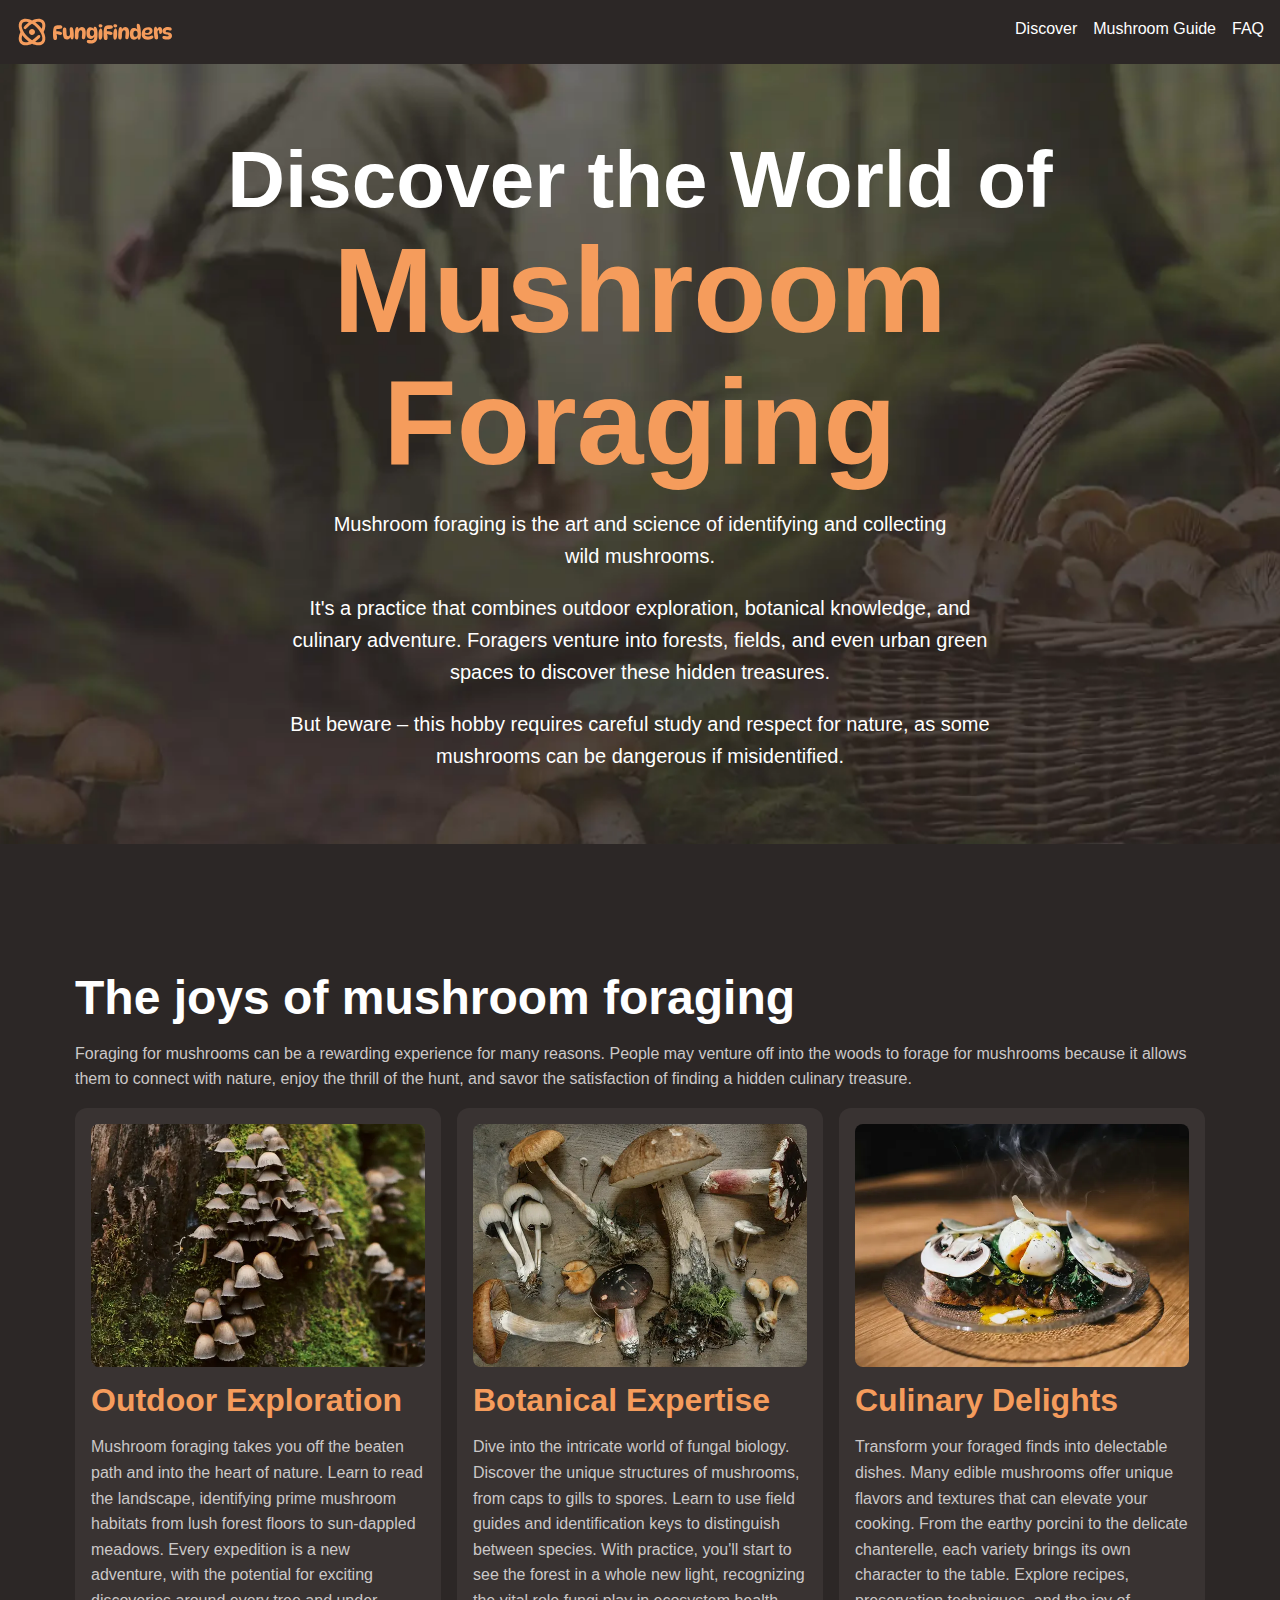
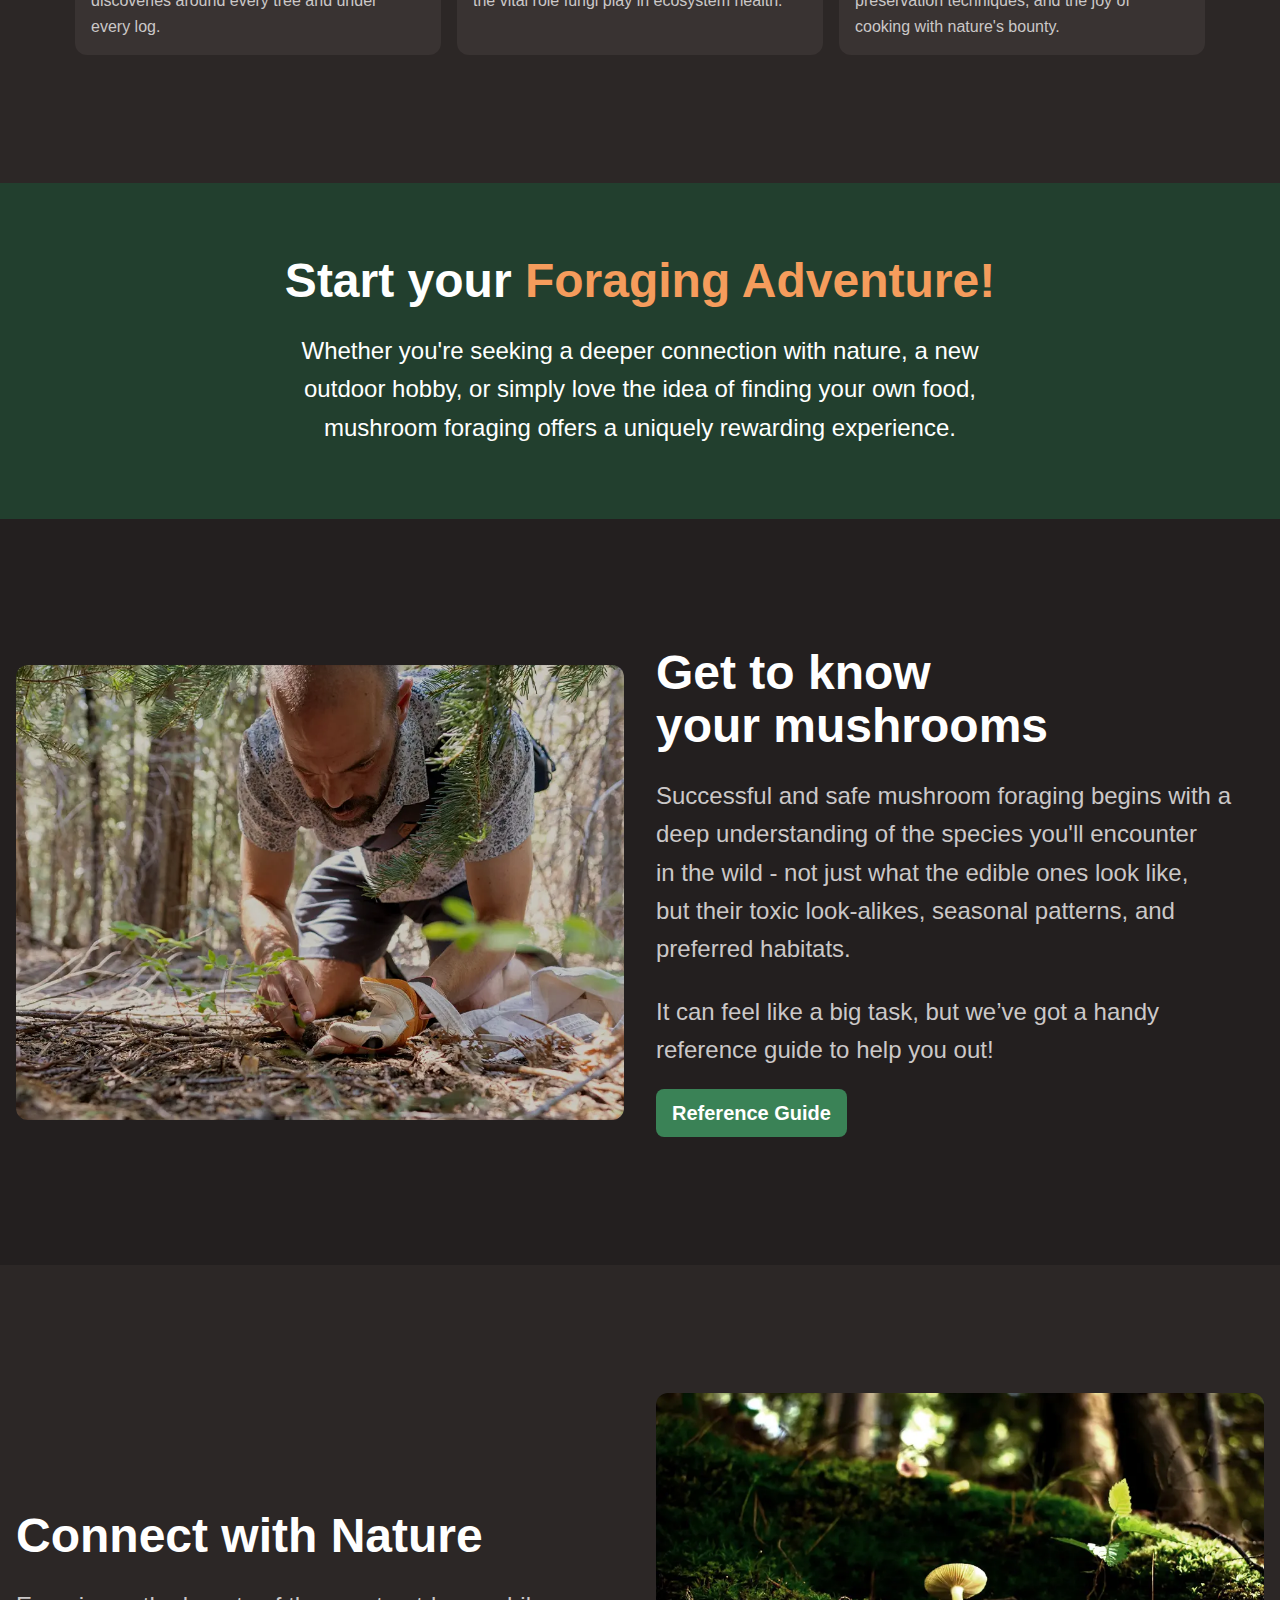
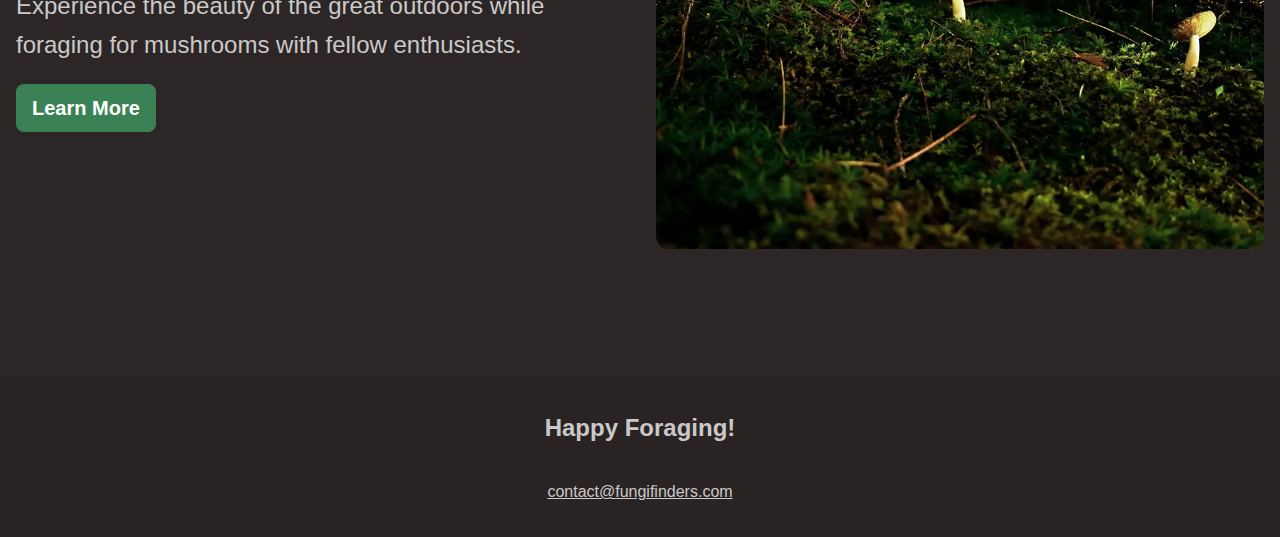
<file: index.html>
<!DOCTYPE html>
<html lang="en">
  <head>
    <meta charset="UTF-8" />
    <meta name="viewport" content="width=device-width, initial-scale=1.0" />
    <link rel="icon" type="image/png" sizes="32x32" href="./asset/image/favicon-32x32.png" />
    <link rel="stylesheet" href="./asset/css/style.css" />
    <script src="./asset/js/main.js" defer></script>
    <title>Fungi Finders</title>
  </head>
  <body>
    <a class="skip-to-main" href="#main">Skip to main content</a>
    <header class="site-header">
      <div class="wrapper" data-width="wide">
        <div class="site-header__inner">
          <img src="./asset/image/fungi-finders.svg" alt="Fungi Finders" />

          <button aria-controls="primary-nav" aria-expanded="false">
            <span class="visually-hidden">Menu</span>
            <img src="./asset/image/hamburger.svg" alt="" />
          </button>

          <nav class="primary-navigation" id="primary-nav">
            <ul role="list">
              <li><a href="/">Discover</a></li>
              <li><a href="/mushroom-guide.html">Mushroom Guide</a></li>
              <li><a href="/mushroom-guide.html#faq">FAQ</a></li>
            </ul>
          </nav>
        </div>
      </div>
    </header>

    <main id="main">
      <section class="hero flow section" data-padding="compact">
        <div class="wrapper">
          <h1 class="hero__title">
            Discover the World of
            <span>Mushroom Foraging</span>
          </h1>
        </div>
        <div class="wrapper" data-width="narrow">
          <div class="flow">
            <p>
              Mushroom foraging is the art and science of identifying and collecting wild mushrooms.
            </p>
            <p>
              It's a practice that combines outdoor exploration, botanical knowledge, and culinary
              adventure. Foragers venture into forests, fields, and even urban green spaces to
              discover these hidden treasures.
            </p>
            <p>
              But beware – this hobby requires careful study and respect for nature, as some
              mushrooms can be dangerous if misidentified.
            </p>
          </div>
        </div>
      </section>

      <section class="section">
        <div class="wrapper flow">
          <h2 class="section-title">The joys of mushroom foraging</h2>
          <p>
            Foraging for mushrooms can be a rewarding experience for many reasons. People may
            venture off into the woods to forage for mushrooms because it allows them to connect
            with nature, enjoy the thrill of the hunt, and savor the satisfaction of finding a
            hidden culinary treasure.
          </p>
          <!-- Three Columns -->
          <div class="equal-columns">
            <div class="card">
              <img
                src="./asset/image/outdoor-exploration.webp"
                alt="Tightly grouped brown mushrooms growing up a mossy tree trunk"
              />
              <h3 class="card__title">Outdoor Exploration</h3>
              <p>
                Mushroom foraging takes you off the beaten path and into the heart of nature. Learn
                to read the landscape, identifying prime mushroom habitats from lush forest floors
                to sun-dappled meadows. Every expedition is a new adventure, with the potential for
                exciting discoveries around every tree and under every log.
              </p>
            </div>
            <div class="card">
              <img src="./asset/image/botanical-expertise.webp" alt="Wild mushrooms on a table" />
              <h3 class="card__title">Botanical Expertise</h3>
              <p>
                Dive into the intricate world of fungal biology. Discover the unique structures of
                mushrooms, from caps to gills to spores. Learn to use field guides and
                identification keys to distinguish between species. With practice, you'll start to
                see the forest in a whole new light, recognizing the vital role fungi play in
                ecosystem health.
              </p>
            </div>
            <div class="card">
              <img
                src="./asset/image/culinary-delight.webp"
                alt="A plate of food with mushrooms on top"
              />
              <h3 class="card__title">Culinary Delights</h3>
              <p>
                Transform your foraged finds into delectable dishes. Many edible mushrooms offer
                unique flavors and textures that can elevate your cooking. From the earthy porcini
                to the delicate chanterelle, each variety brings its own character to the table.
                Explore recipes, preservation techniques, and the joy of cooking with nature's
                bounty.
              </p>
            </div>
          </div>
        </div>
      </section>

      <section class="background-accent text-center section" data-padding="compact">
        <div class="wrapper" data-width="narrow">
          <div class="flow font-size-lg text-high-contrast">
            <h2 class="section-title">
              Start your
              <span class="text-brand">Foraging Adventure!</span>
            </h2>
            <p>
              Whether you're seeking a deeper connection with nature, a new outdoor hobby, or simply
              love the idea of finding your own food, mushroom foraging offers a uniquely rewarding
              experience.
            </p>
          </div>
        </div>
      </section>

      <section class="section background-extra-dark">
        <div class="wrapper" data-width="wide">
          <!-- Two Columns -->
          <div class="equal-columns" data-gap="large" data-alignment="centered">
            <div>
              <img
                src="./asset/image/get-to-know.webp"
                alt="A man on his hands and knees harvesting a wild mushroom in the forst"
              />
            </div>
            <div class="flow font-size-lg">
              <h2 class="section-title">Get to know your mushrooms</h2>
              <p>
                Successful and safe mushroom foraging begins with a deep understanding of the
                species you'll encounter in the wild - not just what the edible ones look like, but
                their toxic look-alikes, seasonal patterns, and preferred habitats.
              </p>
              <p>
                It can feel like a big task, but
                <sapn>we’ve got a handy reference guide</sapn>
                to help you out!
              </p>
              <a class="button" href="#">
                <span class="visually-hidden">Learn more about wild mushrooms using our handy</span>
                Reference Guide
              </a>
            </div>
          </div>
        </div>
      </section>

      <section class="section">
        <div class="wrapper" data-width="wide">
          <!-- Two Columns -->
          <div class="equal-columns" data-gap="large" data-alignment="centered">
            <div class="flow font-size-lg">
              <h2 class="section-title">Connect with Nature</h2>
              <p>
                Experience the beauty of the great outdoors while foraging for mushrooms with fellow
                enthusiasts.
              </p>
              <a class="button" href="#">
                Learn More
                <span class="visually-hidden">
                  about the different types of mushrooms using our handy mushroom guide.
                </span>
              </a>
            </div>
            <div>
              <img
                src="./asset/image/nature.webp"
                alt="A small white mushroom growing on a mossy forest floor"
              />
            </div>
          </div>
        </div>
      </section>
    </main>

    <footer class="site-footer">
      <p class="site-footer__title">Happy Foraging!</p>
      <a href="#mailto:contact@fungifinders.com">contact@fungifinders.com</a>
    </footer>
  </body>
</html>
</file>
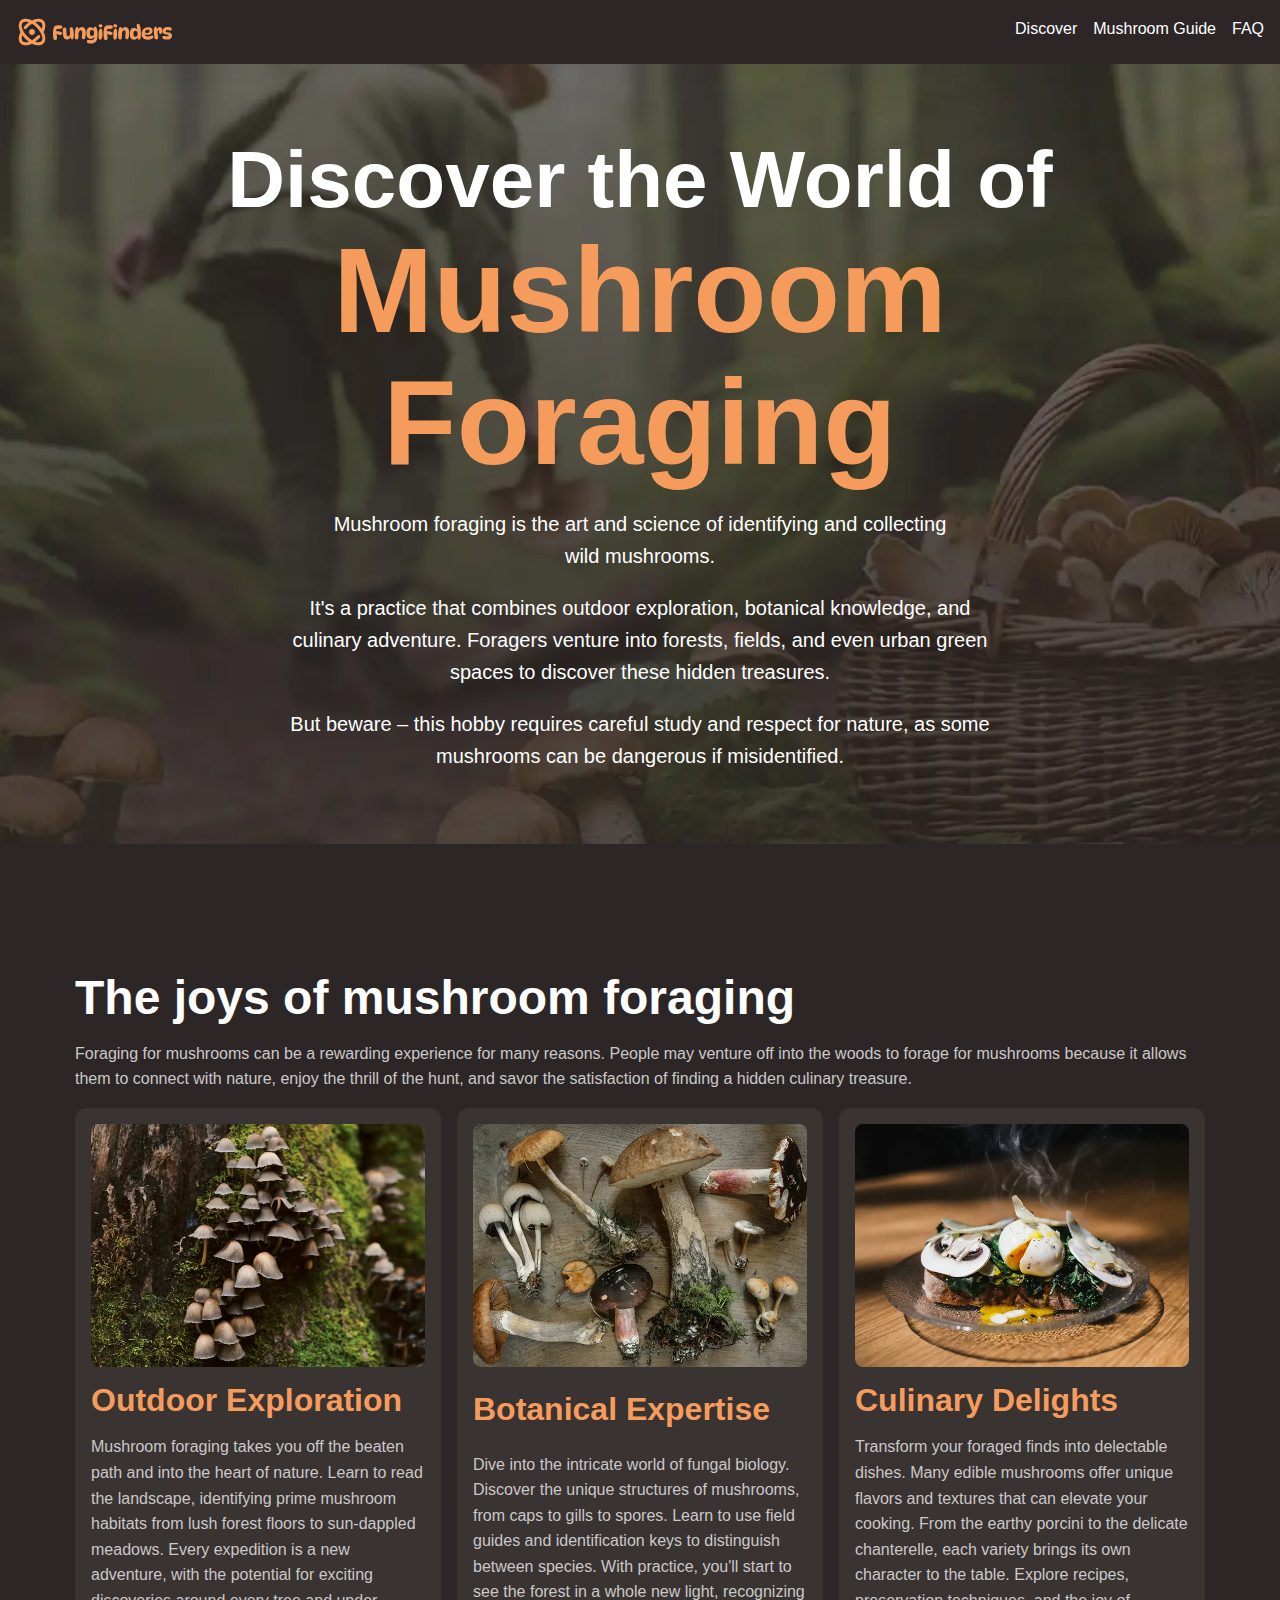
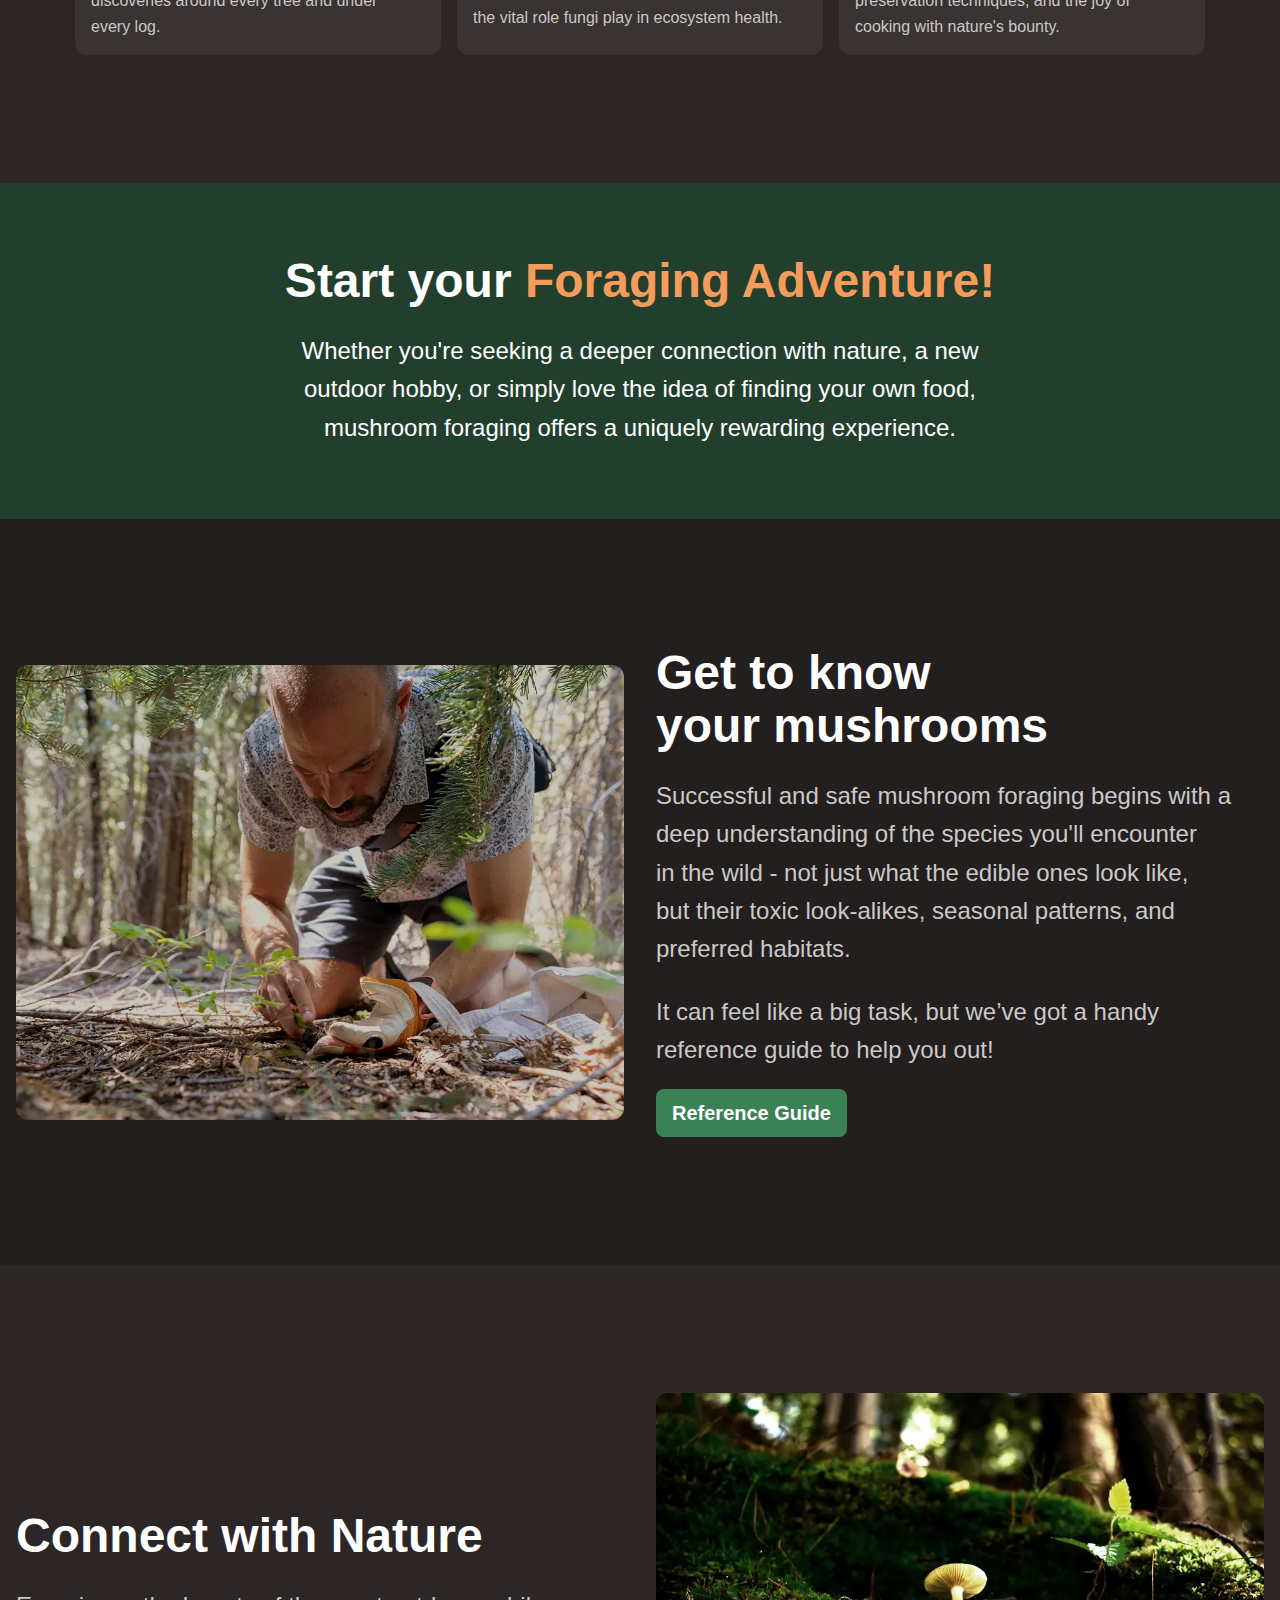
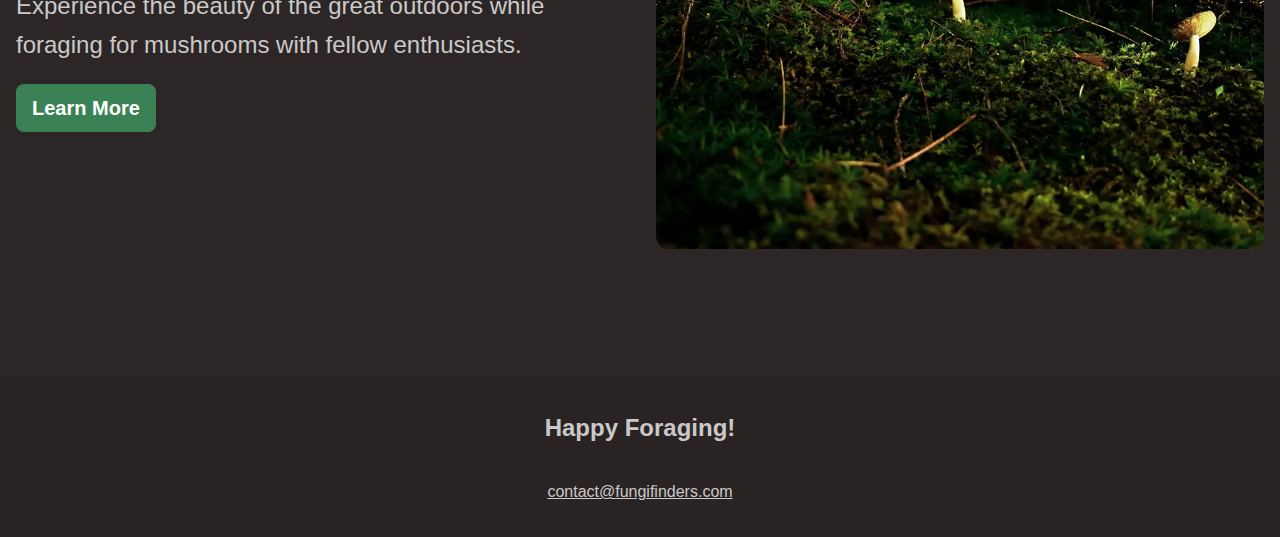
<file: src/index.html>
<!DOCTYPE html>
<html lang="en">
  <head>
    <meta charset="UTF-8" />
    <meta name="viewport" content="width=device-width, initial-scale=1.0" />
    <link rel="icon" type="image/png" sizes="32x32" href="./asset/image/favicon-32x32.png" />
    <link rel="stylesheet" href="./asset/css/style.css" />
    <title>Fungi Finders</title>
  </head>
  <body>
    <header class="site-header">
      <div class="wrapper" data-width="wide">
        <div class="site-header__inner">
          <img src="./asset/image/fungi-finders.svg" alt="Fungi Finders" />
          <nav class="primary-navigation">
            <ul role="list">
              <li><a href="/">Discover</a></li>
              <li><a href="#">Mushroom Guide</a></li>
              <li><a href="#">FAQ</a></li>
            </ul>
          </nav>
        </div>
      </div>
    </header>

    <main>
      <section class="hero flow section" data-padding="compact">
        <div class="wrapper">
          <h1 class="hero__title">
            Discover the World of
            <span>Mushroom Foraging</span>
          </h1>
        </div>
        <div class="wrapper" data-width="narrow">
          <div class="flow">
            <p>
              Mushroom foraging is the art and science of identifying and collecting wild mushrooms.
            </p>
            <p>
              It's a practice that combines outdoor exploration, botanical knowledge, and culinary
              adventure. Foragers venture into forests, fields, and even urban green spaces to
              discover these hidden treasures.
            </p>
            <p>
              But beware – this hobby requires careful study and respect for nature, as some
              mushrooms can be dangerous if misidentified.
            </p>
          </div>
        </div>
      </section>

      <section class="section">
        <div class="wrapper flow">
          <h2 class="section-title">The joys of mushroom foraging</h2>
          <p>
            Foraging for mushrooms can be a rewarding experience for many reasons. People may
            venture off into the woods to forage for mushrooms because it allows them to connect
            with nature, enjoy the thrill of the hunt, and savor the satisfaction of finding a
            hidden culinary treasure.
          </p>
          <!-- Three Columns -->
          <div class="equal-columns">
            <div class="card">
              <img
                src="./asset/image/outdoor-exploration.webp"
                alt="Tightly grouped brown mushrooms growing up a mossy tree trunk"
              />
              <h3 class="card__title">Outdoor Exploration</h3>
              <p>
                Mushroom foraging takes you off the beaten path and into the heart of nature. Learn
                to read the landscape, identifying prime mushroom habitats from lush forest floors
                to sun-dappled meadows. Every expedition is a new adventure, with the potential for
                exciting discoveries around every tree and under every log.
              </p>
            </div>
            <div class="card">
              <img src="./asset/image/botanical-expertise.webp" alt="Wild mushrooms on a table" />
              <h3 class="card__title">Botanical Expertise</h3>
              <p>
                Dive into the intricate world of fungal biology. Discover the unique structures of
                mushrooms, from caps to gills to spores. Learn to use field guides and
                identification keys to distinguish between species. With practice, you'll start to
                see the forest in a whole new light, recognizing the vital role fungi play in
                ecosystem health.
              </p>
            </div>
            <div class="card">
              <img
                src="./asset/image/culinary-delight.webp"
                alt="A plate of food with mushrooms on top"
              />
              <h3 class="card__title">Culinary Delights</h3>
              <p>
                Transform your foraged finds into delectable dishes. Many edible mushrooms offer
                unique flavors and textures that can elevate your cooking. From the earthy porcini
                to the delicate chanterelle, each variety brings its own character to the table.
                Explore recipes, preservation techniques, and the joy of cooking with nature's
                bounty.
              </p>
            </div>
          </div>
        </div>
      </section>

      <section class="background-accent text-center section" data-padding="compact">
        <div class="wrapper" data-width="narrow">
          <div class="flow font-size-lg text-high-contrast">
            <h2 class="section-title">
              Start your
              <span class="text-brand">Foraging Adventure!</span>
            </h2>
            <p>
              Whether you're seeking a deeper connection with nature, a new outdoor hobby, or simply
              love the idea of finding your own food, mushroom foraging offers a uniquely rewarding
              experience.
            </p>
          </div>
        </div>
      </section>

      <section class="section background-extra-dark">
        <div class="wrapper" data-width="wide">
          <!-- Two Columns -->
          <div class="equal-columns" data-gap="large" data-alignment="centered">
            <div>
              <img
                src="./asset/image/get-to-know.webp"
                alt="A man on his hands and knees harvesting a wild mushroom in the forst"
              />
            </div>
            <div class="flow font-size-lg">
              <h2 class="section-title">Get to know your mushrooms</h2>
              <p>
                Successful and safe mushroom foraging begins with a deep understanding of the
                species you'll encounter in the wild - not just what the edible ones look like, but
                their toxic look-alikes, seasonal patterns, and preferred habitats.
              </p>
              <p>
                It can feel like a big task, but
                <sapn>we’ve got a handy reference guide</sapn>
                to help you out!
              </p>
              <a class="button" href="#">
                <span class="visually-hidden">Learn more about wild mushrooms using our handy</span>
                Reference Guide
              </a>
            </div>
          </div>
        </div>
      </section>

      <section class="section">
        <div class="wrapper" data-width="wide">
          <!-- Two Columns -->
          <div class="equal-columns" data-gap="large" data-alignment="centered">
            <div class="flow font-size-lg">
              <h2 class="section-title">Connect with Nature</h2>
              <p>
                Experience the beauty of the great outdoors while foraging for mushrooms with fellow
                enthusiasts.
              </p>
              <a class="button" href="#">
                Learn More
                <span class="visually-hidden">
                  about the different types of mushrooms using our handy mushroom guide.
                </span>
              </a>
            </div>
            <div>
              <img
                src="./asset/image/nature.webp"
                alt="A small white mushroom growing on a mossy forest floor"
              />
            </div>
          </div>
        </div>
      </section>
    </main>

    <footer class="site-footer">
      <p class="site-footer__title">Happy Foraging!</p>
      <a href="#mailto:contact@fungifinders.com">contact@fungifinders.com</a>
    </footer>
  </body>
</html>
</file>
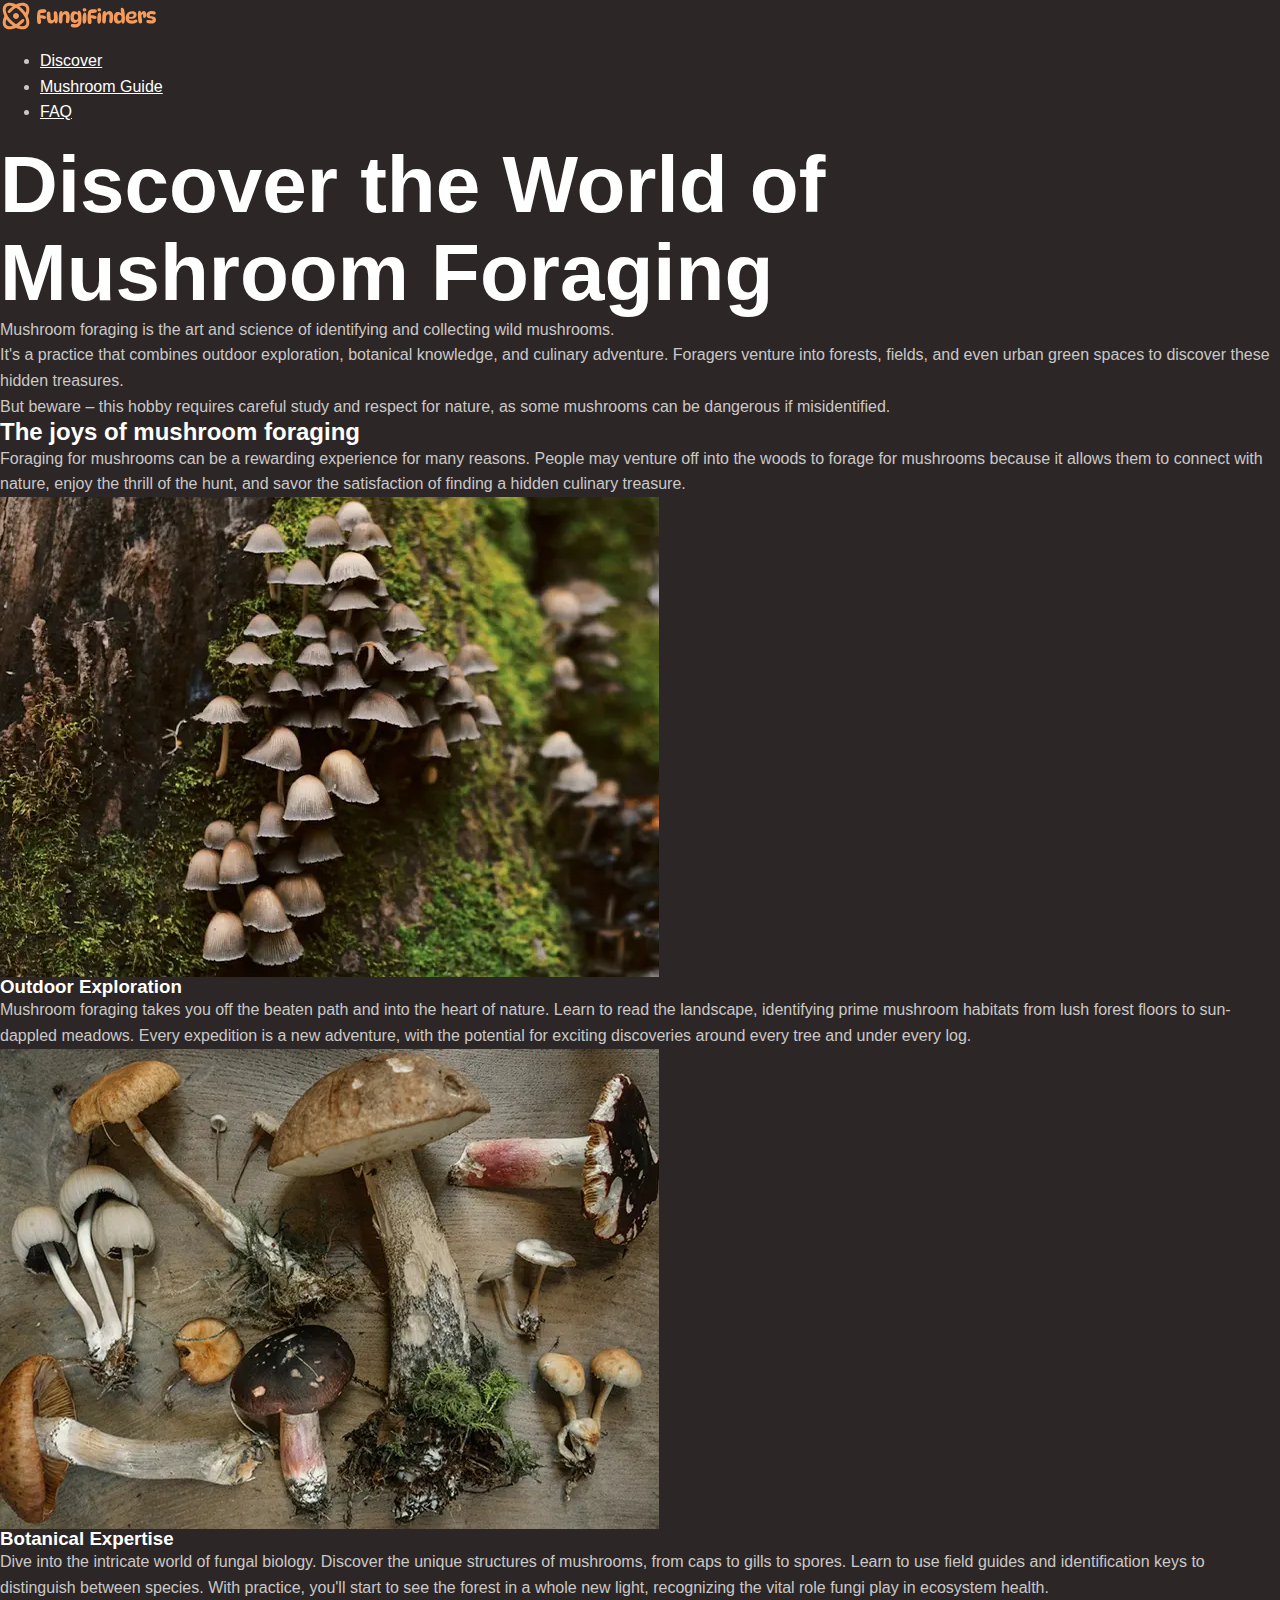
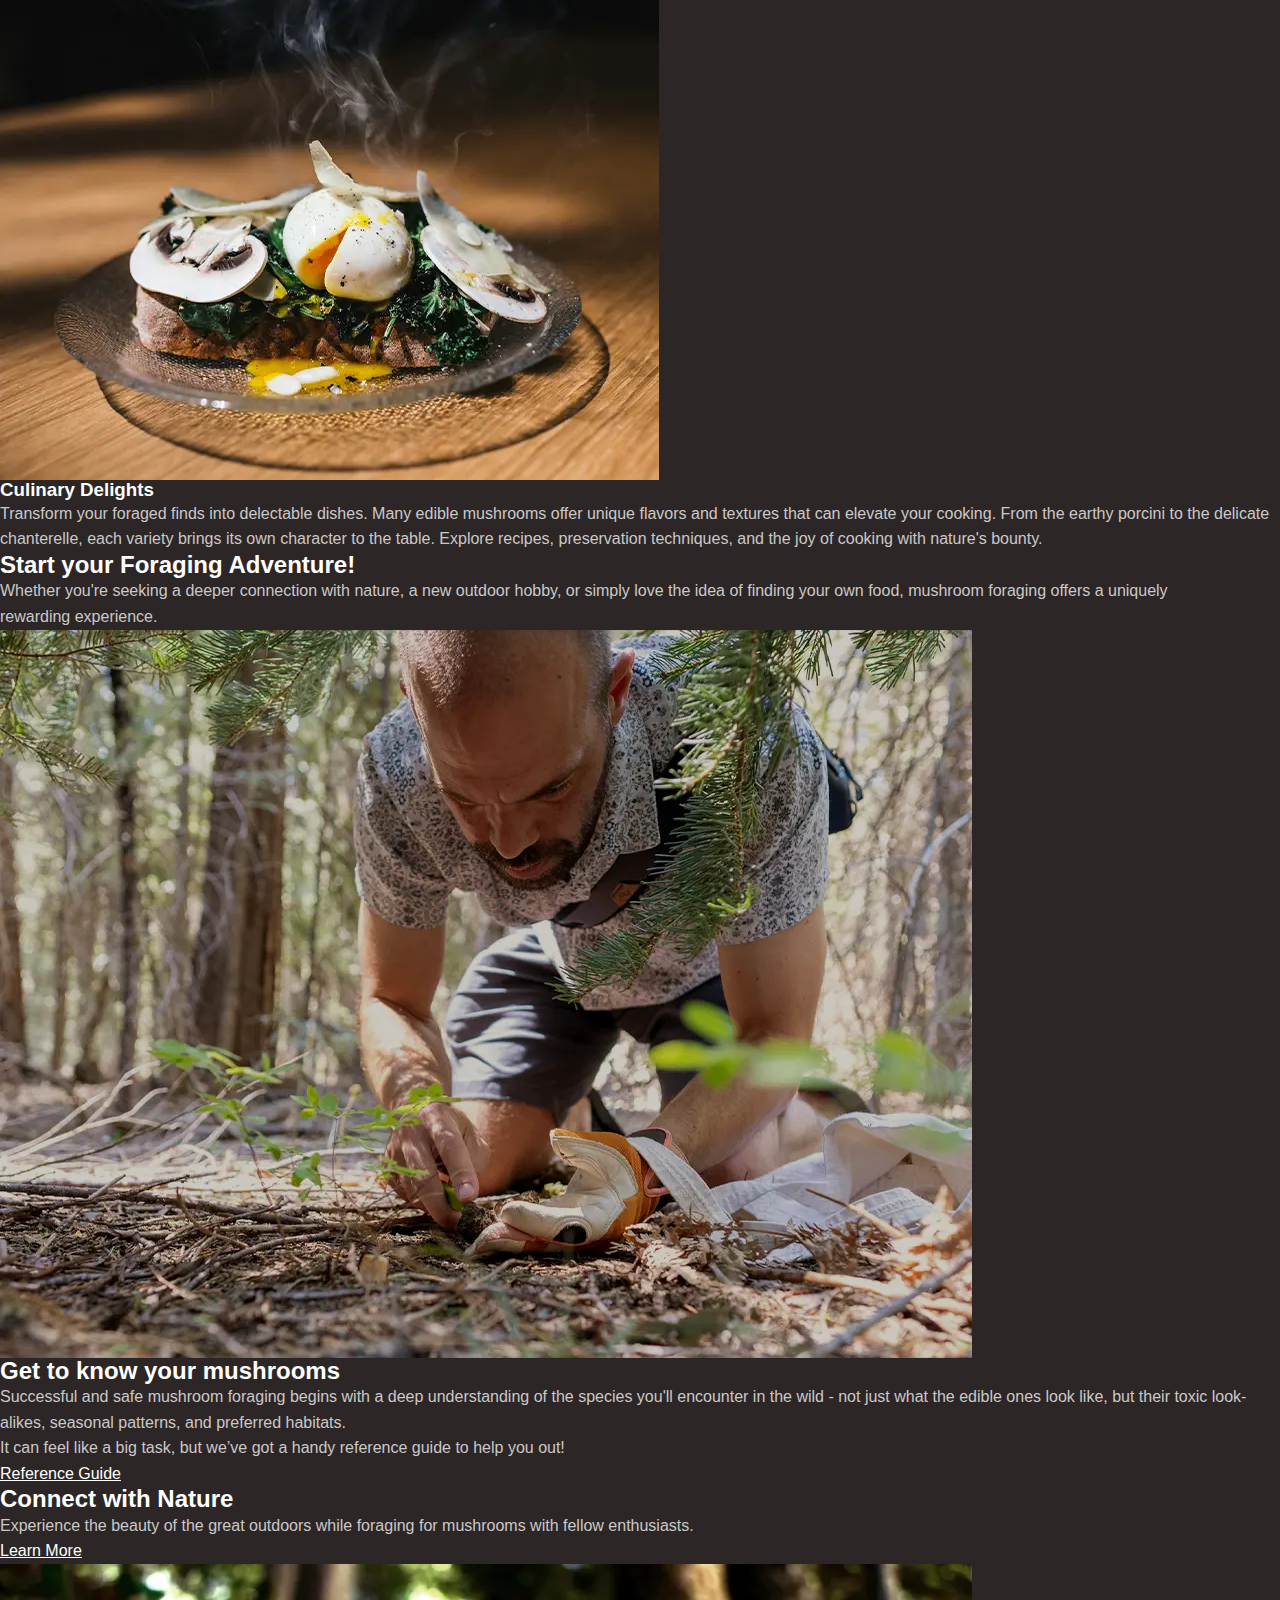
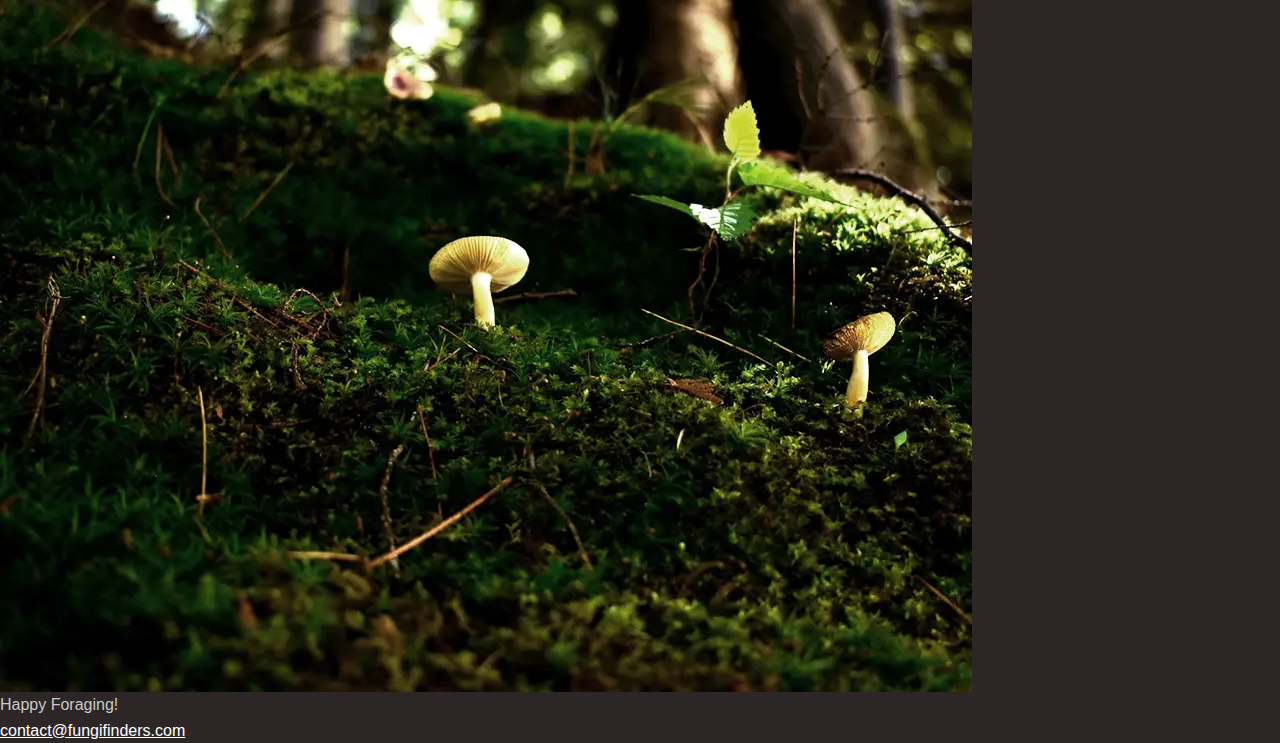
<file: src/lesson-03/index.html>
<!DOCTYPE html>
<html lang="en">
  <head>
    <meta charset="UTF-8" />
    <meta name="viewport" content="width=device-width, initial-scale=1.0" />
    <link rel="stylesheet" href="./style.css" />
    <title>Fungi Finders</title>
  </head>
  <body>
    <header class="site-header">
      <img src="../asset/image/fungi-finders.svg" alt="Fungi Finders" />
      <nav class="primary-navigation">
        <ul>
          <li><a href="/">Discover</a></li>
          <li><a href="#">Mushroom Guide</a></li>
          <li><a href="#">FAQ</a></li>
        </ul>
      </nav>
    </header>

    <main>
      <section class="hero">
        <h1>Discover the World of Mushroom Foraging</h1>
        <p>
          Mushroom foraging is the art and science of identifying and collecting wild mushrooms.
        </p>
        <p>
          It's a practice that combines outdoor exploration, botanical knowledge, and culinary
          adventure. Foragers venture into forests, fields, and even urban green spaces to discover
          these hidden treasures.
        </p>
        <p>
          But beware – this hobby requires careful study and respect for nature, as some mushrooms
          can be dangerous if misidentified.
        </p>
      </section>

      <section>
        <h2>The joys of mushroom foraging</h2>
        <p>
          Foraging for mushrooms can be a rewarding experience for many reasons. People may venture
          off into the woods to forage for mushrooms because it allows them to connect with nature,
          enjoy the thrill of the hunt, and savor the satisfaction of finding a hidden culinary
          treasure.
        </p>
        <!-- Three Columns -->
        <div>
          <div class="card">
            <img
              src="../asset/image/outdoor-exploration.webp"
              alt="Tightly grouped brown mushrooms growing up a mossy tree trunk"
            />
            <h3>Outdoor Exploration</h3>
            <p>
              Mushroom foraging takes you off the beaten path and into the heart of nature. Learn to
              read the landscape, identifying prime mushroom habitats from lush forest floors to
              sun-dappled meadows. Every expedition is a new adventure, with the potential for
              exciting discoveries around every tree and under every log.
            </p>
          </div>
          <div class="card">
            <img src="../asset/image/botanical-expertise.webp" alt="Wild mushrooms on a table" />
            <h3>Botanical Expertise</h3>
            <p>
              Dive into the intricate world of fungal biology. Discover the unique structures of
              mushrooms, from caps to gills to spores. Learn to use field guides and identification
              keys to distinguish between species. With practice, you'll start to see the forest in
              a whole new light, recognizing the vital role fungi play in ecosystem health.
            </p>
          </div>
          <div class="card">
            <img
              src="../asset/image/culinary-delight.webp"
              alt="A plate of food with mushrooms on top"
            />
            <h3>Culinary Delights</h3>
            <p>
              Transform your foraged finds into delectable dishes. Many edible mushrooms offer
              unique flavors and textures that can elevate your cooking. From the earthy porcini to
              the delicate chanterelle, each variety brings its own character to the table. Explore
              recipes, preservation techniques, and the joy of cooking with nature's bounty.
            </p>
          </div>
        </div>
      </section>

      <section>
        <h2>
          Start your
          <span>Foraging Adventure!</span>
        </h2>
        <p>
          Whether you're seeking a deeper connection with nature, a new outdoor hobby, or simply
          love the idea of finding your own food, mushroom foraging offers a uniquely rewarding
          experience.
        </p>
      </section>

      <section>
        <!-- Two Columns -->
        <div>
          <div>
            <img
              src="../asset/image/get-to-know.webp"
              alt="A man on his hands and knees harvesting a wild mushroom in the forst"
            />
          </div>
          <div>
            <h2>Get to know your mushrooms</h2>
            <p>
              Successful and safe mushroom foraging begins with a deep understanding of the species
              you'll encounter in the wild - not just what the edible ones look like, but their
              toxic look-alikes, seasonal patterns, and preferred habitats.
            </p>
            <p>
              It can feel like a big task, but
              <sapn>we’ve got a handy reference guide</sapn>
              to help you out!
            </p>
            <a class="button" href="#">
              <span class="visually-hidden">Learn more about wild mushrooms using our handy</span>
              Reference Guide
            </a>
          </div>
        </div>
      </section>

      <section>
        <!-- Two Columns -->
        <div>
          <div>
            <h2>Connect with Nature</h2>
            <p>
              Experience the beauty of the great outdoors while foraging for mushrooms with fellow
              enthusiasts.
            </p>
            <a class="button" href="#">
              Learn More
              <span class="visually-hidden">
                about the different types of mushrooms using our handy mushroom guide.
              </span>
            </a>
          </div>
          <div>
            <img
              src="../asset/image/nature.webp"
              alt="A small white mushroom growing on a mossy forest floor"
            />
          </div>
        </div>
      </section>
    </main>

    <footer class="site-footer">
      <p>Happy Foraging!</p>
      <a href="#mailto:contact@fungifinders.com">contact@fungifinders.com</a>
    </footer>
  </body>
</html>
</file>
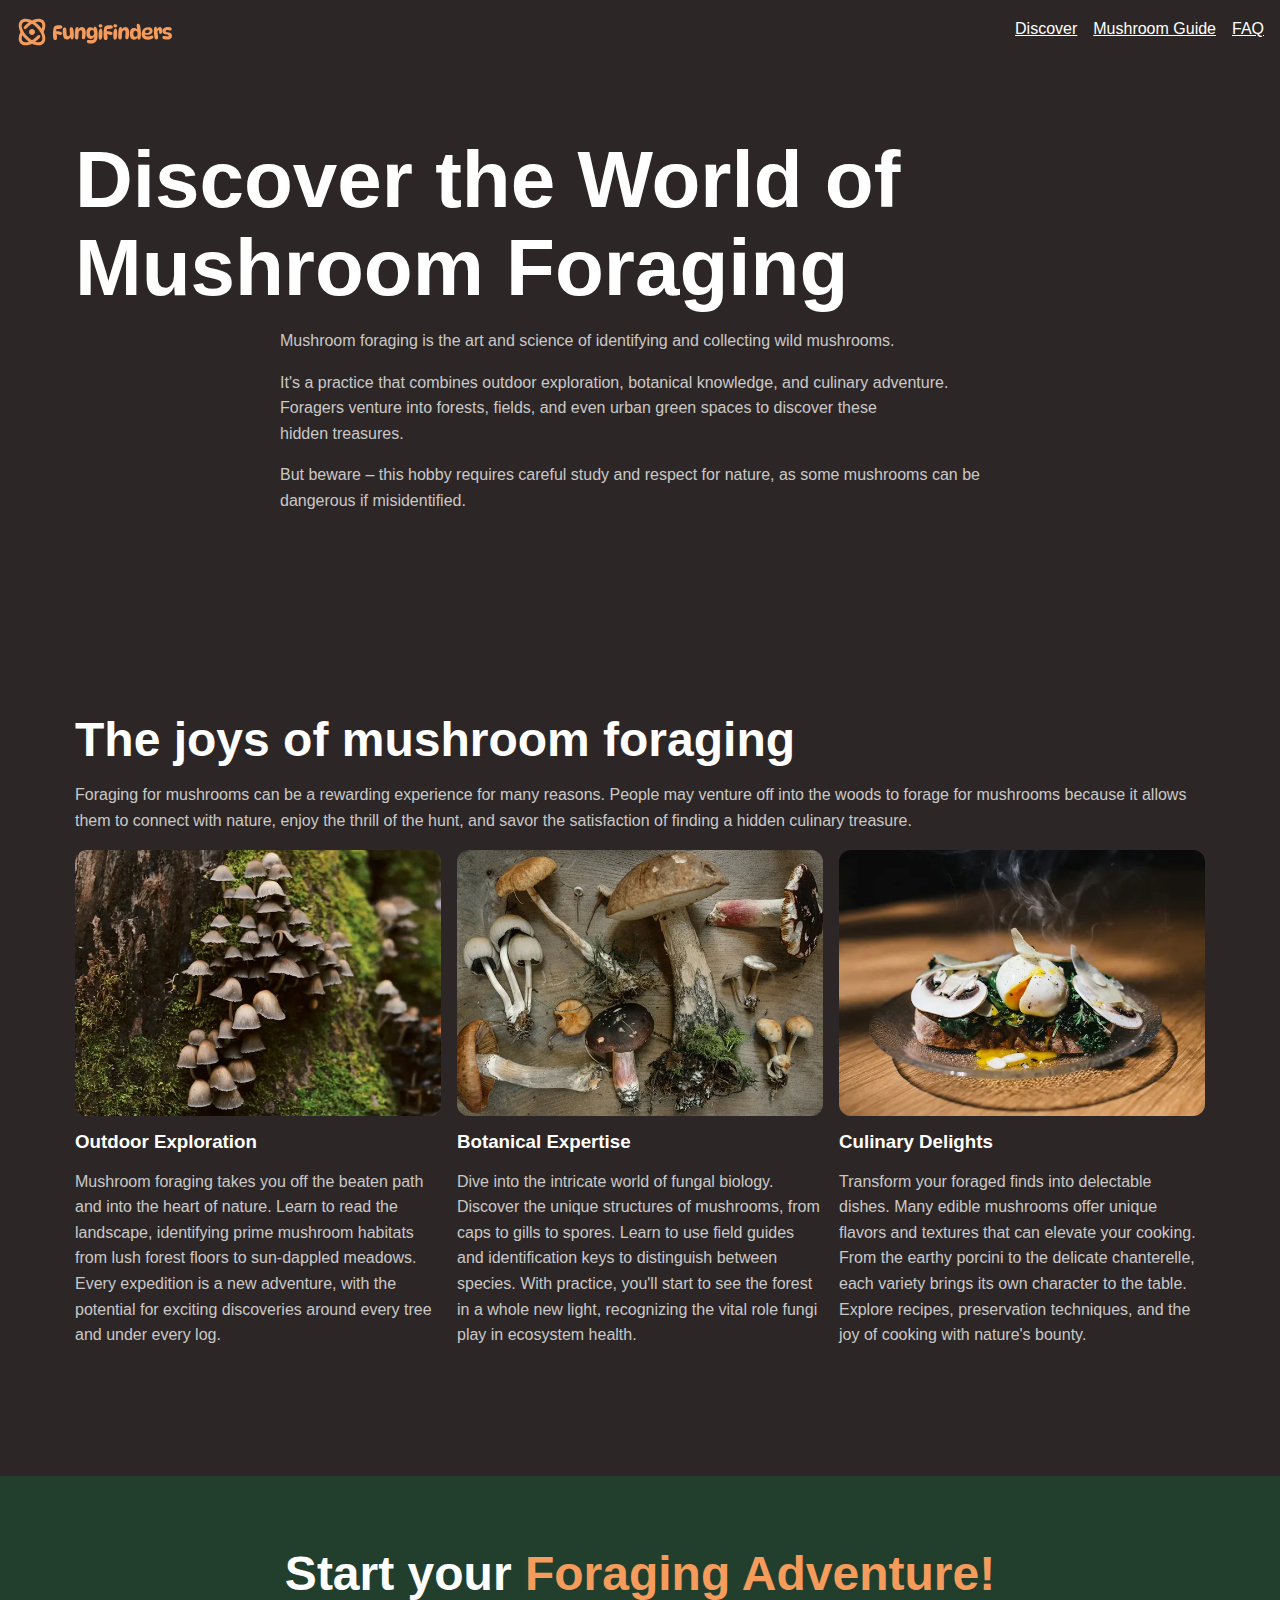
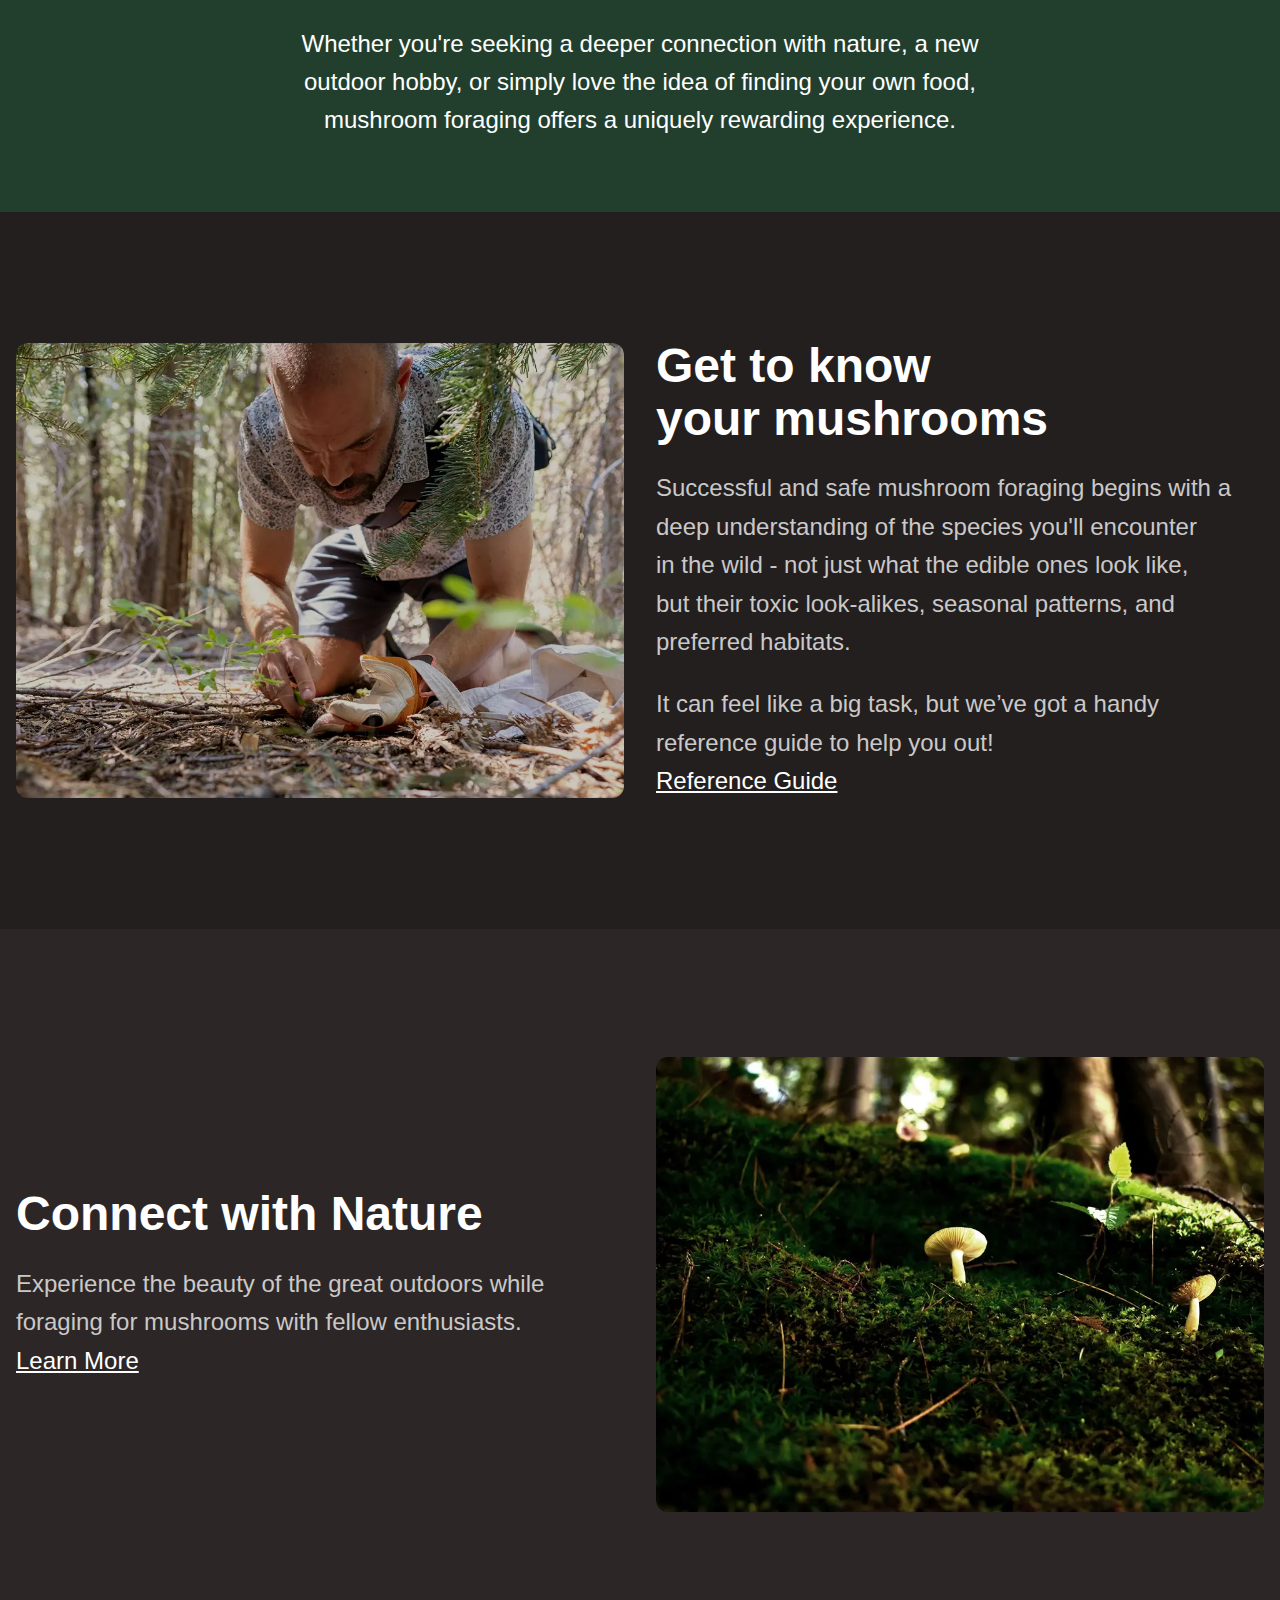
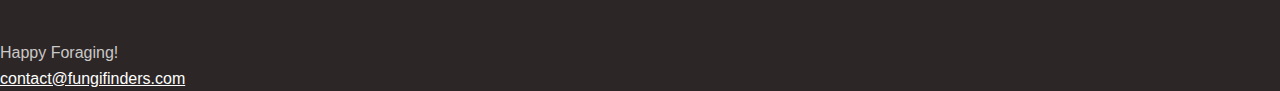
<file: src/lesson-04/index.html>
<!DOCTYPE html>
<html lang="en">
  <head>
    <meta charset="UTF-8" />
    <meta name="viewport" content="width=device-width, initial-scale=1.0" />
    <link rel="icon" type="image/png" sizes="32x32" href="../asset/image/favicon-32x32.png" />
    <link rel="stylesheet" href="./style.css" />
    <title>Fungi Finders</title>
  </head>
  <body>
    <header class="site-header">
      <div class="wrapper" data-width="wide">
        <div class="site-header__inner">
          <img src="../asset/image/fungi-finders.svg" alt="Fungi Finders" />
          <nav class="primary-navigation">
            <ul role="list">
              <li><a href="/">Discover</a></li>
              <li><a href="#">Mushroom Guide</a></li>
              <li><a href="#">FAQ</a></li>
            </ul>
          </nav>
        </div>
      </div>
    </header>

    <main>
      <section class="hero flow section" data-padding="compact">
        <div class="wrapper">
          <h1>Discover the World of Mushroom Foraging</h1>
        </div>
        <div class="wrapper" data-width="narrow">
          <div class="flow">
            <p>
              Mushroom foraging is the art and science of identifying and collecting wild mushrooms.
            </p>
            <p>
              It's a practice that combines outdoor exploration, botanical knowledge, and culinary
              adventure. Foragers venture into forests, fields, and even urban green spaces to
              discover these hidden treasures.
            </p>
            <p>
              But beware – this hobby requires careful study and respect for nature, as some
              mushrooms can be dangerous if misidentified.
            </p>
          </div>
        </div>
      </section>

      <section class="section">
        <div class="wrapper flow">
          <h2 class="section-title">The joys of mushroom foraging</h2>
          <p>
            Foraging for mushrooms can be a rewarding experience for many reasons. People may
            venture off into the woods to forage for mushrooms because it allows them to connect
            with nature, enjoy the thrill of the hunt, and savor the satisfaction of finding a
            hidden culinary treasure.
          </p>
          <!-- Three Columns -->
          <div class="equal-columns">
            <div class="card grid-flow">
              <img
                src="../asset/image/outdoor-exploration.webp"
                alt="Tightly grouped brown mushrooms growing up a mossy tree trunk"
              />
              <h3>Outdoor Exploration</h3>
              <p>
                Mushroom foraging takes you off the beaten path and into the heart of nature. Learn
                to read the landscape, identifying prime mushroom habitats from lush forest floors
                to sun-dappled meadows. Every expedition is a new adventure, with the potential for
                exciting discoveries around every tree and under every log.
              </p>
            </div>
            <div class="card grid-flow">
              <img src="../asset/image/botanical-expertise.webp" alt="Wild mushrooms on a table" />
              <h3>Botanical Expertise</h3>
              <p>
                Dive into the intricate world of fungal biology. Discover the unique structures of
                mushrooms, from caps to gills to spores. Learn to use field guides and
                identification keys to distinguish between species. With practice, you'll start to
                see the forest in a whole new light, recognizing the vital role fungi play in
                ecosystem health.
              </p>
            </div>
            <div class="card grid-flow">
              <img
                src="../asset/image/culinary-delight.webp"
                alt="A plate of food with mushrooms on top"
              />
              <h3>Culinary Delights</h3>
              <p>
                Transform your foraged finds into delectable dishes. Many edible mushrooms offer
                unique flavors and textures that can elevate your cooking. From the earthy porcini
                to the delicate chanterelle, each variety brings its own character to the table.
                Explore recipes, preservation techniques, and the joy of cooking with nature's
                bounty.
              </p>
            </div>
          </div>
        </div>
      </section>

      <section class="background-accent text-center section" data-padding="compact">
        <div class="wrapper" data-width="narrow">
          <div class="flow font-size-lg text-high-contrast">
            <h2 class="section-title">
              Start your
              <span class="text-brand">Foraging Adventure!</span>
            </h2>
            <p>
              Whether you're seeking a deeper connection with nature, a new outdoor hobby, or simply
              love the idea of finding your own food, mushroom foraging offers a uniquely rewarding
              experience.
            </p>
          </div>
        </div>
      </section>

      <section class="section background-extra-dark">
        <div class="wrapper" data-width="wide">
          <!-- Two Columns -->
          <div class="equal-columns" data-gap="large" data-alignment="centered">
            <div>
              <img
                src="../asset/image/get-to-know.webp"
                alt="A man on his hands and knees harvesting a wild mushroom in the forst"
              />
            </div>
            <div class="flow font-size-lg">
              <h2 class="section-title">Get to know your mushrooms</h2>
              <p>
                Successful and safe mushroom foraging begins with a deep understanding of the
                species you'll encounter in the wild - not just what the edible ones look like, but
                their toxic look-alikes, seasonal patterns, and preferred habitats.
              </p>
              <p>
                It can feel like a big task, but
                <sapn>we’ve got a handy reference guide</sapn>
                to help you out!
              </p>
              <a class="button" href="#">
                <span class="visually-hidden">Learn more about wild mushrooms using our handy</span>
                Reference Guide
              </a>
            </div>
          </div>
        </div>
      </section>

      <section class="section">
        <div class="wrapper" data-width="wide">
          <!-- Two Columns -->
          <div class="equal-columns" data-gap="large" data-alignment="centered">
            <div class="flow font-size-lg">
              <h2 class="section-title">Connect with Nature</h2>
              <p>
                Experience the beauty of the great outdoors while foraging for mushrooms with fellow
                enthusiasts.
              </p>
              <a class="button" href="#">
                Learn More
                <span class="visually-hidden">
                  about the different types of mushrooms using our handy mushroom guide.
                </span>
              </a>
            </div>
            <div>
              <img
                src="../asset/image/nature.webp"
                alt="A small white mushroom growing on a mossy forest floor"
              />
            </div>
          </div>
        </div>
      </section>
    </main>

    <footer class="site-footer">
      <p>Happy Foraging!</p>
      <a href="#mailto:contact@fungifinders.com">contact@fungifinders.com</a>
    </footer>
  </body>
</html>
</file>
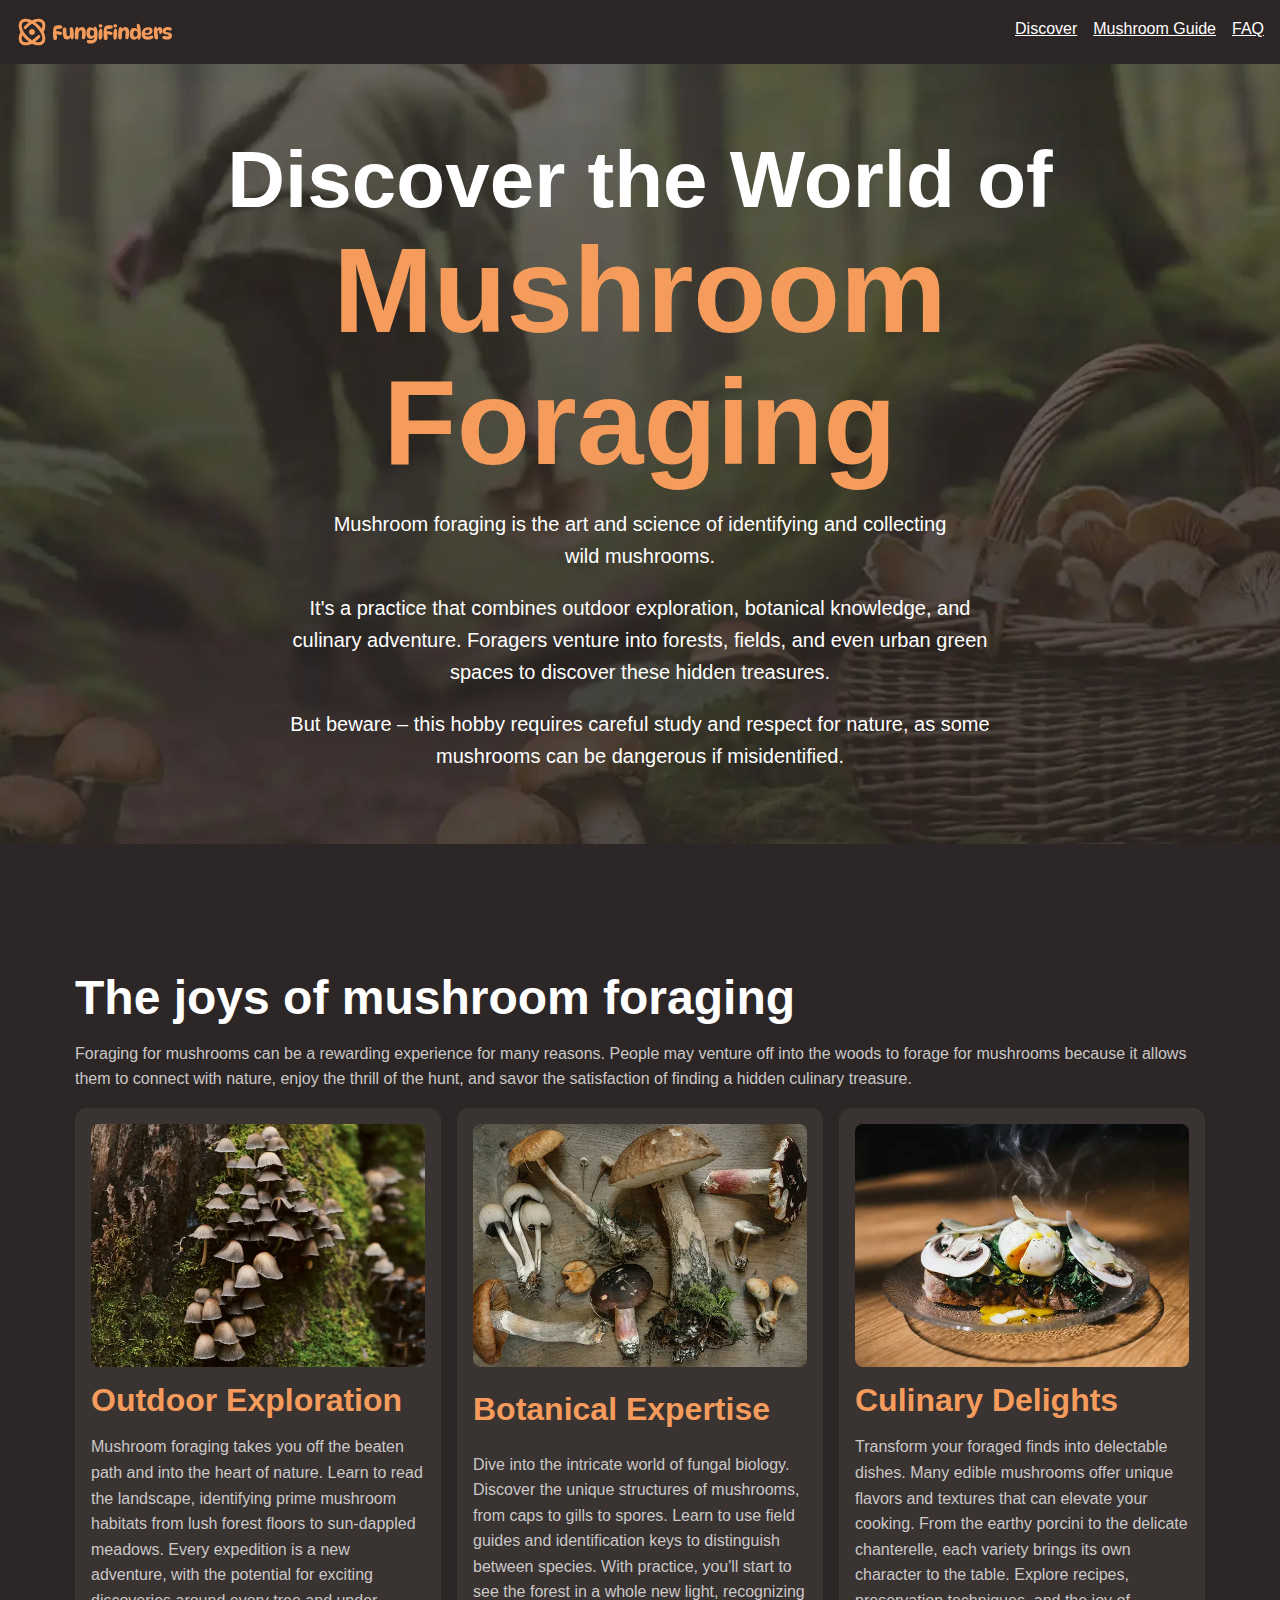
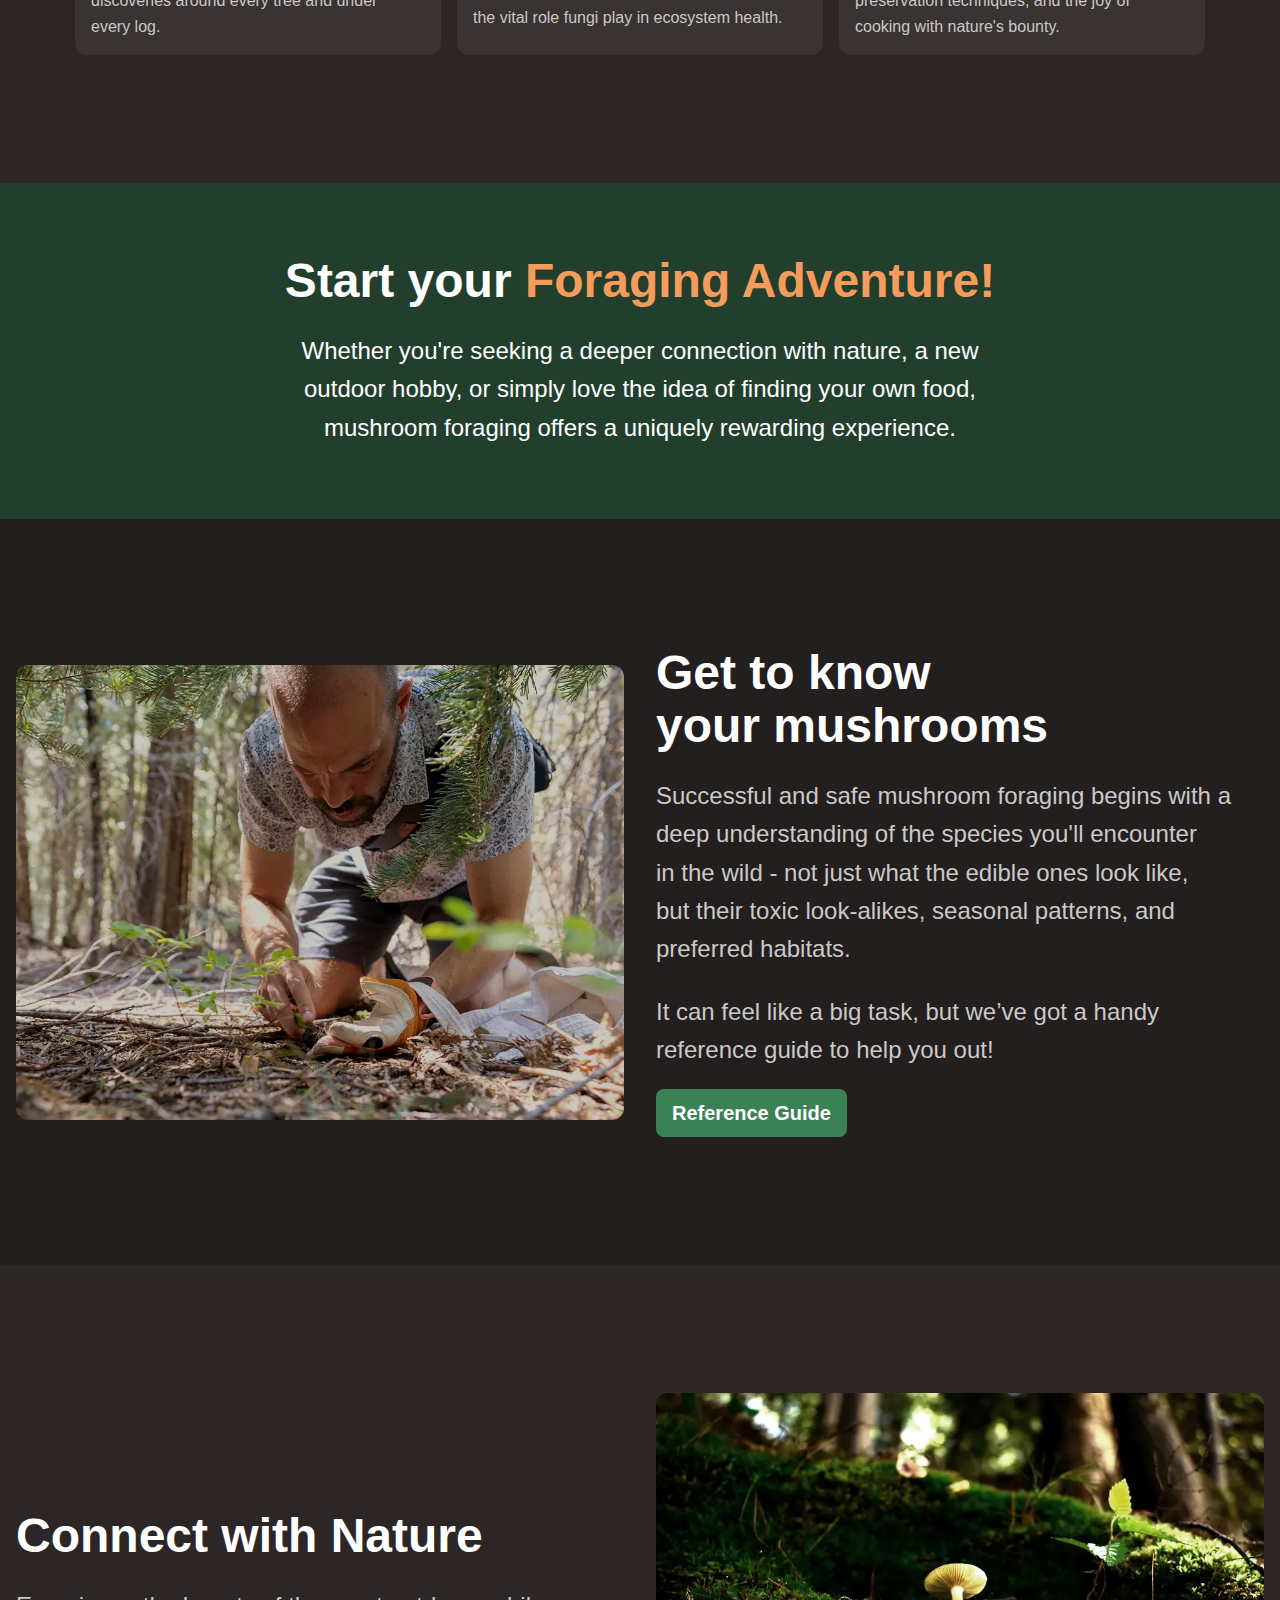
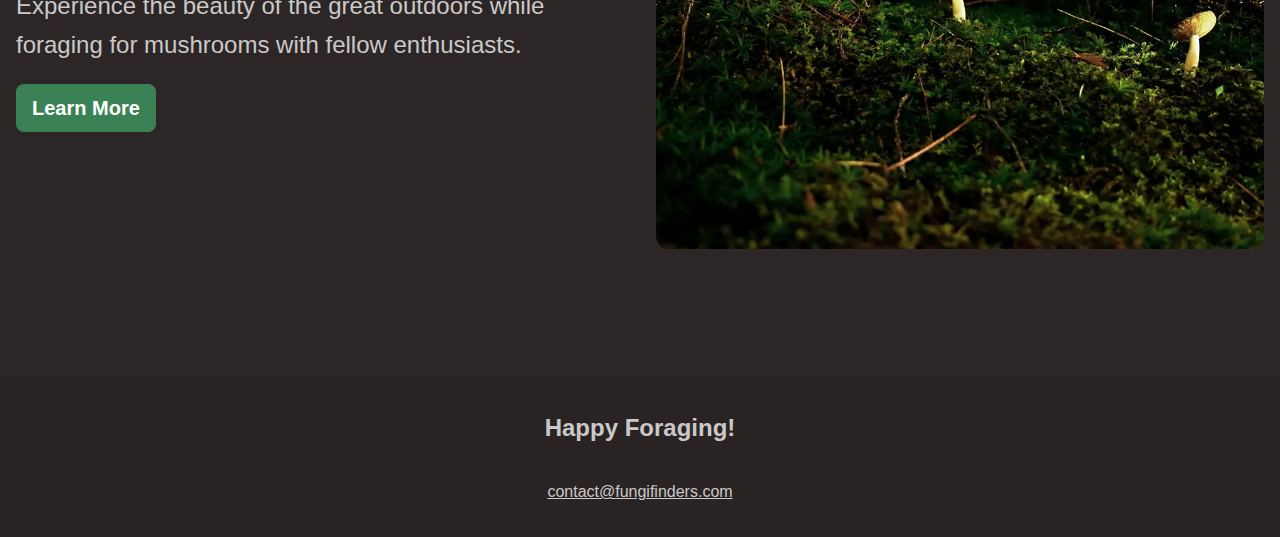
<file: src/lesson-05/index.html>
<!DOCTYPE html>
<html lang="en">
  <head>
    <meta charset="UTF-8" />
    <meta name="viewport" content="width=device-width, initial-scale=1.0" />
    <link rel="icon" type="image/png" sizes="32x32" href="../asset/image/favicon-32x32.png" />
    <link rel="stylesheet" href="./style.css" />
    <title>Fungi Finders</title>
  </head>
  <body>
    <header class="site-header">
      <div class="wrapper" data-width="wide">
        <div class="site-header__inner">
          <img src="../asset/image/fungi-finders.svg" alt="Fungi Finders" />
          <nav class="primary-navigation">
            <ul role="list">
              <li><a href="/">Discover</a></li>
              <li><a href="#">Mushroom Guide</a></li>
              <li><a href="#">FAQ</a></li>
            </ul>
          </nav>
        </div>
      </div>
    </header>

    <main>
      <section class="hero flow section" data-padding="compact">
        <div class="wrapper">
          <h1 class="hero__title">
            Discover the World of
            <span>Mushroom Foraging</span>
          </h1>
        </div>
        <div class="wrapper" data-width="narrow">
          <div class="flow">
            <p>
              Mushroom foraging is the art and science of identifying and collecting wild mushrooms.
            </p>
            <p>
              It's a practice that combines outdoor exploration, botanical knowledge, and culinary
              adventure. Foragers venture into forests, fields, and even urban green spaces to
              discover these hidden treasures.
            </p>
            <p>
              But beware – this hobby requires careful study and respect for nature, as some
              mushrooms can be dangerous if misidentified.
            </p>
          </div>
        </div>
      </section>

      <section class="section">
        <div class="wrapper flow">
          <h2 class="section-title">The joys of mushroom foraging</h2>
          <p>
            Foraging for mushrooms can be a rewarding experience for many reasons. People may
            venture off into the woods to forage for mushrooms because it allows them to connect
            with nature, enjoy the thrill of the hunt, and savor the satisfaction of finding a
            hidden culinary treasure.
          </p>
          <!-- Three Columns -->
          <div class="equal-columns">
            <div class="card">
              <img
                src="../asset/image/outdoor-exploration.webp"
                alt="Tightly grouped brown mushrooms growing up a mossy tree trunk"
              />
              <h3 class="card__title">Outdoor Exploration</h3>
              <p>
                Mushroom foraging takes you off the beaten path and into the heart of nature. Learn
                to read the landscape, identifying prime mushroom habitats from lush forest floors
                to sun-dappled meadows. Every expedition is a new adventure, with the potential for
                exciting discoveries around every tree and under every log.
              </p>
            </div>
            <div class="card">
              <img src="../asset/image/botanical-expertise.webp" alt="Wild mushrooms on a table" />
              <h3 class="card__title">Botanical Expertise</h3>
              <p>
                Dive into the intricate world of fungal biology. Discover the unique structures of
                mushrooms, from caps to gills to spores. Learn to use field guides and
                identification keys to distinguish between species. With practice, you'll start to
                see the forest in a whole new light, recognizing the vital role fungi play in
                ecosystem health.
              </p>
            </div>
            <div class="card">
              <img
                src="../asset/image/culinary-delight.webp"
                alt="A plate of food with mushrooms on top"
              />
              <h3 class="card__title">Culinary Delights</h3>
              <p>
                Transform your foraged finds into delectable dishes. Many edible mushrooms offer
                unique flavors and textures that can elevate your cooking. From the earthy porcini
                to the delicate chanterelle, each variety brings its own character to the table.
                Explore recipes, preservation techniques, and the joy of cooking with nature's
                bounty.
              </p>
            </div>
          </div>
        </div>
      </section>

      <section class="background-accent text-center section" data-padding="compact">
        <div class="wrapper" data-width="narrow">
          <div class="flow font-size-lg text-high-contrast">
            <h2 class="section-title">
              Start your
              <span class="text-brand">Foraging Adventure!</span>
            </h2>
            <p>
              Whether you're seeking a deeper connection with nature, a new outdoor hobby, or simply
              love the idea of finding your own food, mushroom foraging offers a uniquely rewarding
              experience.
            </p>
          </div>
        </div>
      </section>

      <section class="section background-extra-dark">
        <div class="wrapper" data-width="wide">
          <!-- Two Columns -->
          <div class="equal-columns" data-gap="large" data-alignment="centered">
            <div>
              <img
                src="../asset/image/get-to-know.webp"
                alt="A man on his hands and knees harvesting a wild mushroom in the forst"
              />
            </div>
            <div class="flow font-size-lg">
              <h2 class="section-title">Get to know your mushrooms</h2>
              <p>
                Successful and safe mushroom foraging begins with a deep understanding of the
                species you'll encounter in the wild - not just what the edible ones look like, but
                their toxic look-alikes, seasonal patterns, and preferred habitats.
              </p>
              <p>
                It can feel like a big task, but
                <sapn>we’ve got a handy reference guide</sapn>
                to help you out!
              </p>
              <a class="button" href="#">
                <span class="visually-hidden">Learn more about wild mushrooms using our handy</span>
                Reference Guide
              </a>
            </div>
          </div>
        </div>
      </section>

      <section class="section">
        <div class="wrapper" data-width="wide">
          <!-- Two Columns -->
          <div class="equal-columns" data-gap="large" data-alignment="centered">
            <div class="flow font-size-lg">
              <h2 class="section-title">Connect with Nature</h2>
              <p>
                Experience the beauty of the great outdoors while foraging for mushrooms with fellow
                enthusiasts.
              </p>
              <a class="button" href="#">
                Learn More
                <span class="visually-hidden">
                  about the different types of mushrooms using our handy mushroom guide.
                </span>
              </a>
            </div>
            <div>
              <img
                src="../asset/image/nature.webp"
                alt="A small white mushroom growing on a mossy forest floor"
              />
            </div>
          </div>
        </div>
      </section>
    </main>

    <footer class="site-footer">
      <p class="site-footer__title">Happy Foraging!</p>
      <a href="#mailto:contact@fungifinders.com">contact@fungifinders.com</a>
    </footer>
  </body>
</html>
</file>
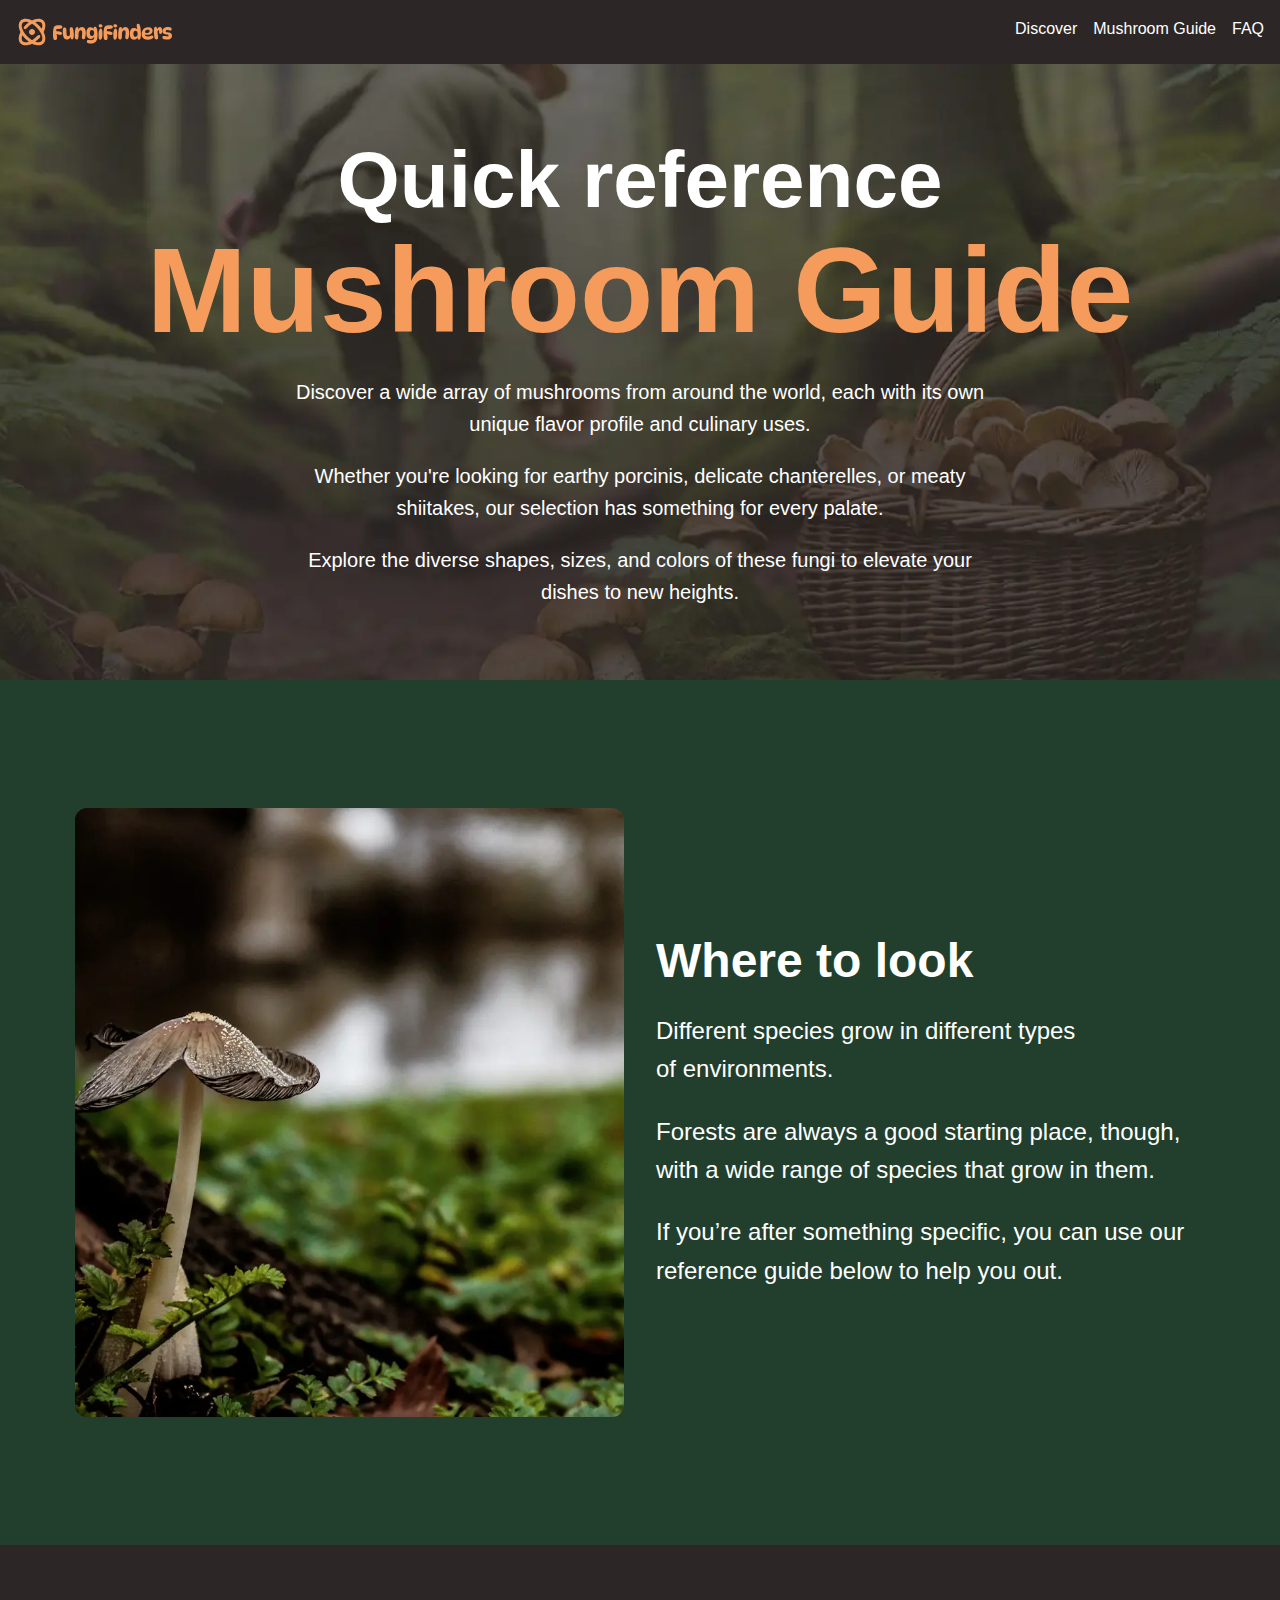
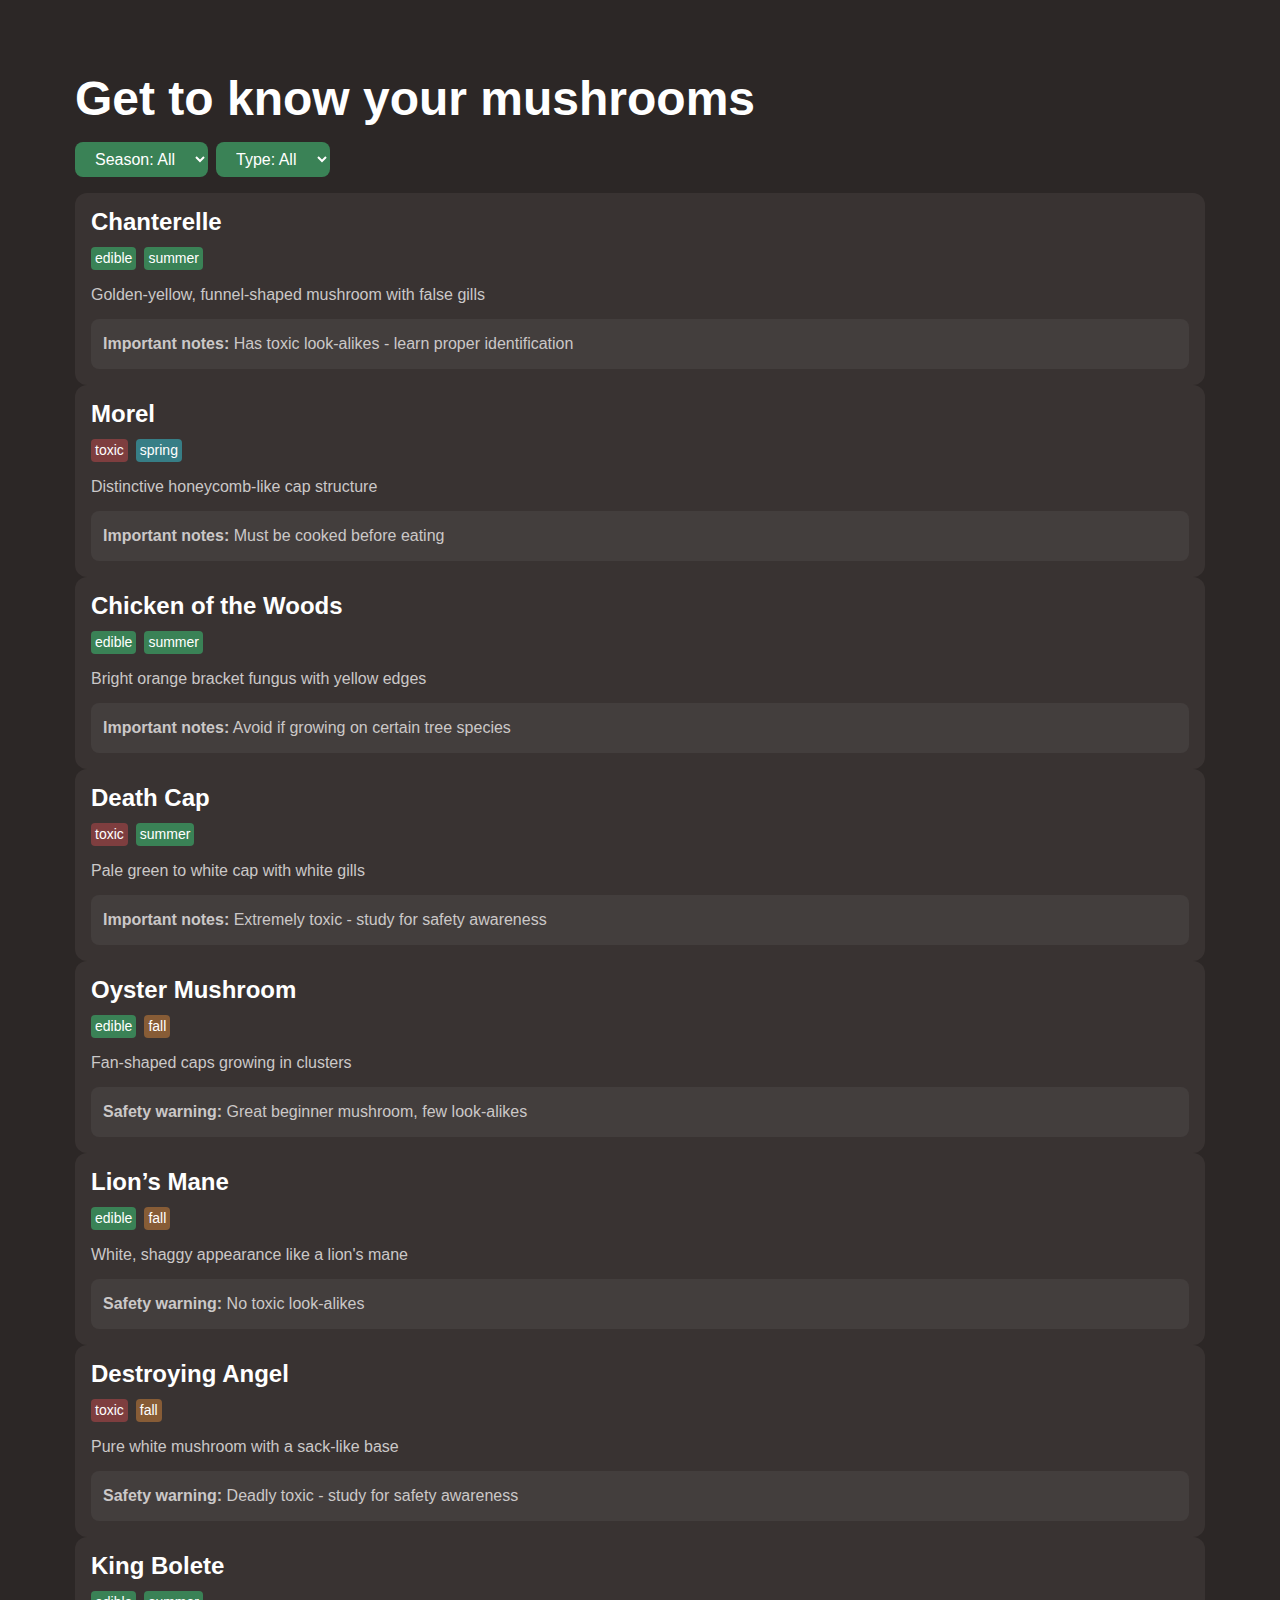
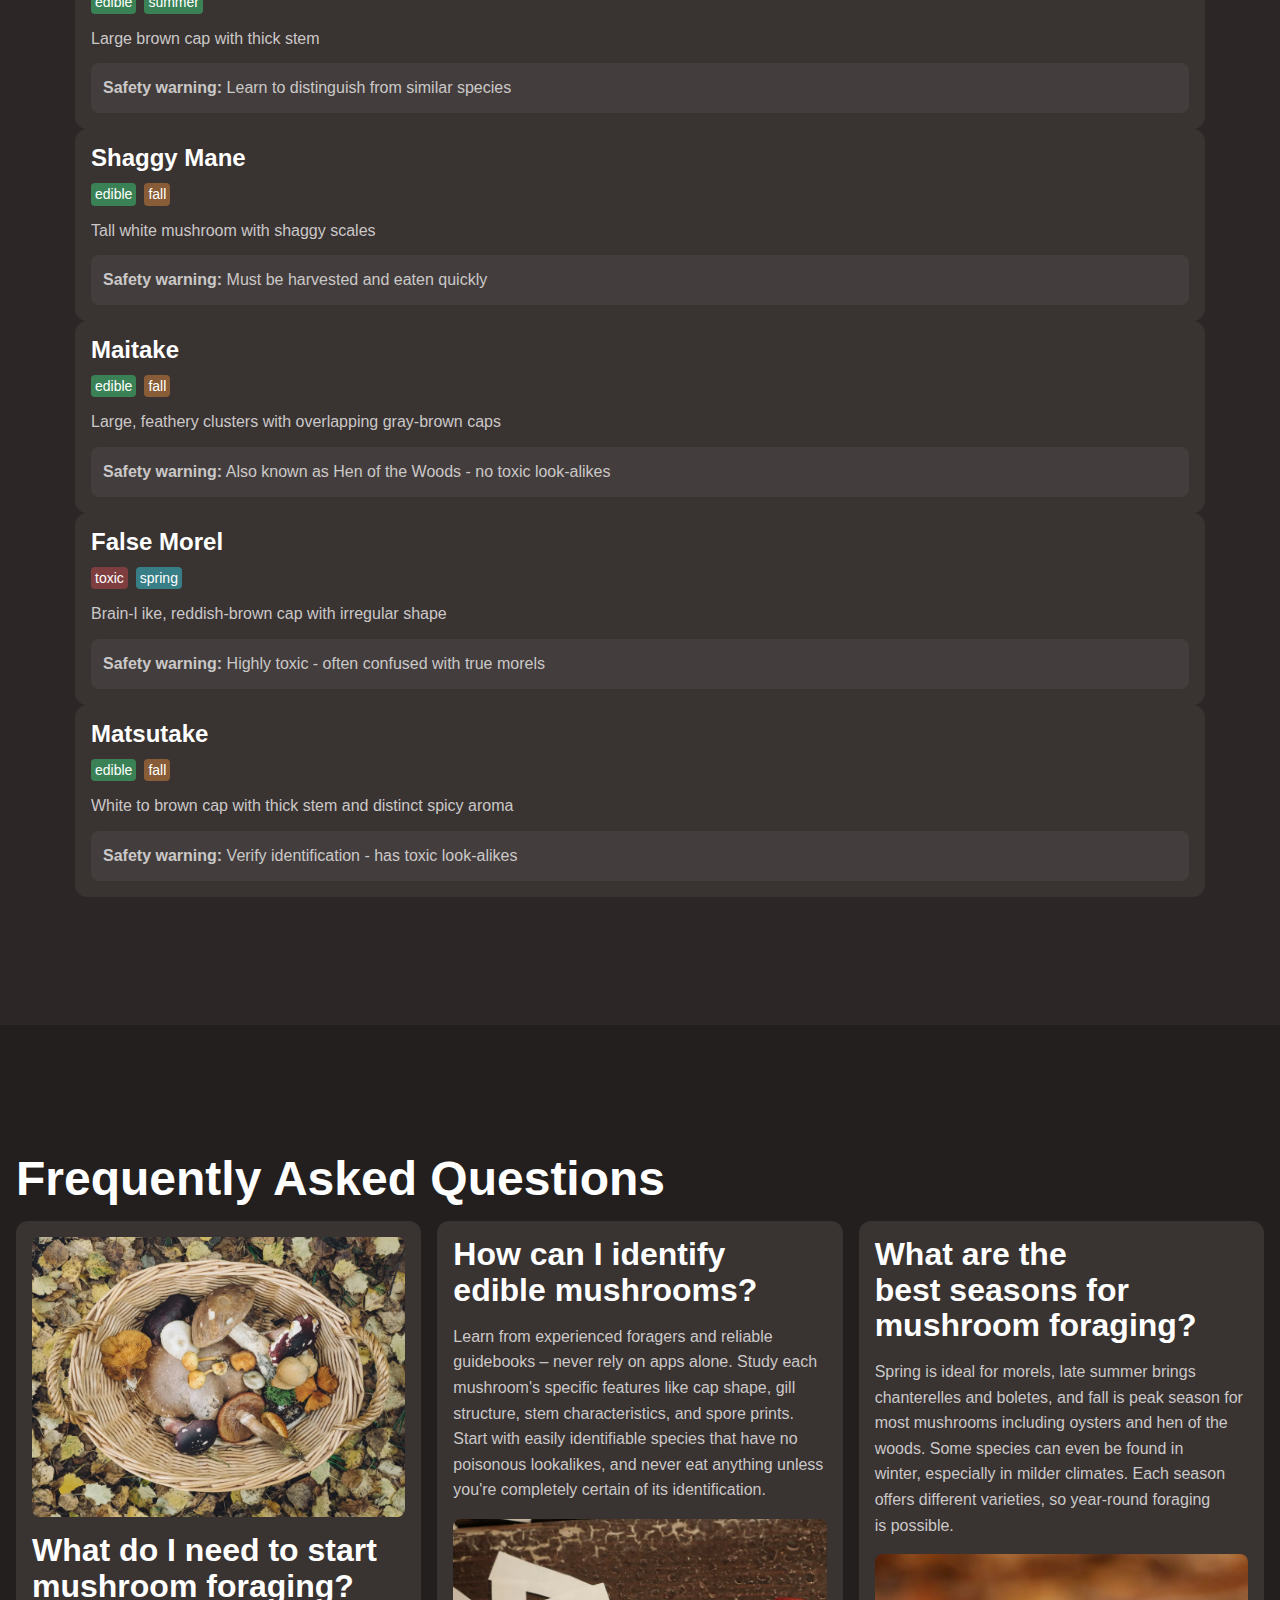
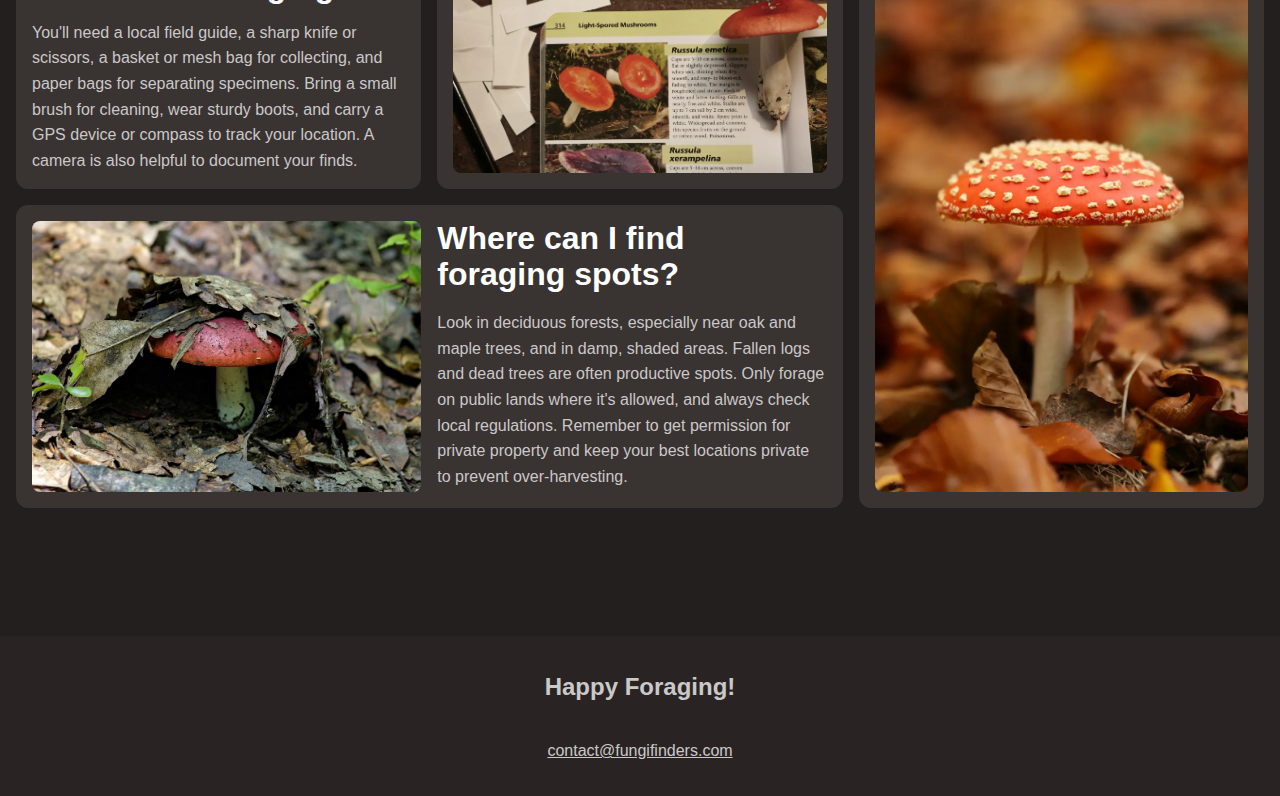
<file: mushroom-guide.html>
<!DOCTYPE html>
<html lang="en">
  <head>
    <meta charset="UTF-8" />
    <meta name="viewport" content="width=device-width, initial-scale=1.0" />
    <link rel="icon" type="image/png" sizes="32x32" href="./asset/image/favicon-32x32.png" />
    <link rel="stylesheet" href="./asset/css/style.css" />
    <script src="./asset/js/main.js" defer></script>
    <script src="./asset/js/mushroom-filter.js" defer></script>
    <title>Fungi Finders</title>
  </head>

  <body>
    <a class="skip-to-main" href="#main">Skip to main content</a>

    <header class="site-header">
      <div class="wrapper" data-width="wide">
        <div class="site-header__inner">
          <img src="./asset/image/fungi-finders.svg" alt="Fungi Finders" />

          <button aria-controls="primary-nav" aria-expanded="false">
            <span class="visually-hidden">Menu</span>
            <img src="./asset/image/hamburger.svg" alt="" />
          </button>

          <nav class="primary-navigation" id="primary-nav">
            <ul role="list">
              <li><a href="/">Discover</a></li>
              <li><a href="/mushroom-guide.html">Mushroom Guide</a></li>
              <li><a href="/mushroom-guide.html#faq">FAQ</a></li>
            </ul>
          </nav>
        </div>
      </div>
    </header>

    <main id="main">
      <section class="hero flow section" data-padding="compact">
        <div class="wrapper">
          <h1 class="hero__title">
            Quick reference
            <span>Mushroom Guide</span>
          </h1>
        </div>
        <div class="wrapper" data-width="narrow">
          <div class="flow">
            <p>
              Discover a wide array of mushrooms from around the world, each with its own unique
              flavor profile and culinary uses.
            </p>
            <p>
              Whether you're looking for earthy porcinis, delicate chanterelles, or meaty shiitakes,
              our selection has something for every palate.
            </p>
            <p>
              Explore the diverse shapes, sizes, and colors of these fungi to elevate your dishes to
              new heights.
            </p>
          </div>
        </div>
      </section>

      <!-- Where to look -->
      <section class="section background-accent">
        <div class="wrapper">
          <div class="equal-columns" data-alignment="centered" data-gap="large">
            <div>
              <img
                src="./asset/image/where-to-look.webp"
                alt="A white mushroom with a large cap growing on the forest floor"
              />
            </div>
            <div class="flow font-size-lg text-high-contrast">
              <h2 class="section-title">Where to look</h2>
              <p>Different species grow in different types of environments.</p>
              <p>
                Forests are always a good starting place, though, with a wide range of species that
                grow in them.
              </p>
              <p>
                If you’re after something specific, you can use our reference guide below to help
                you out.
              </p>
            </div>
          </div>
        </div>
      </section>

      <!-- Get to know your mushrooms -->
      <section class="mushroom-guide section">
        <div class="wrapper">
          <div class="flow">
            <h2 class="section-title">Get to know your mushrooms</h2>
            <div class="flex-group">
              <select id="season" name="season" hidden>
                <option value="all">Season: All</option>
                <option value="spring">Spring</option>
                <option value="summer">Summer</option>
                <option value="fall">Fall</option>
              </select>
              <select id="edible" name="edible" hidden>
                <option value="all">Type: All</option>
                <option value="edible">Edible</option>
                <option value="toxic">Toxic</option>
              </select>
            </div>
            <!-- Grid of mushrooms -->
            <div class="grid-auto-fill">
              <div class="card">
                <h3 class="card__title">Chanterelle</h3>
                <ul class="tag-list" role="list" aria-label="Mushroom Characteristic">
                  <li data-edible="edible">
                    <span class="visually-hidden">This mushroom is</span>
                    edible
                  </li>
                  <li data-season="summer">
                    <span class="visually-hidden">Best season to harvest this mushroom is</span>
                    summer
                  </li>
                </ul>
                <p>Golden-yellow, funnel-shaped mushroom with false gills</p>
                <div class="card__note">
                  <strong>Important notes:</strong>
                  Has toxic look-alikes - learn proper identification
                </div>
              </div>
              <div class="card">
                <h3 class="card__title">Morel</h3>
                <ul class="tag-list" role="list" aria-label="Mushroom Characteristic">
                  <li data-edible="toxic">
                    <span class="visually-hidden">This mushroom is</span>
                    toxic
                  </li>
                  <li data-season="spring">
                    <span class="visually-hidden">Best season to harvest this mushroom is</span>
                    spring
                  </li>
                </ul>
                <p>Distinctive honeycomb-like cap structure</p>
                <div class="card__note">
                  <strong>Important notes:</strong>
                  Must be cooked before eating
                </div>
              </div>
              <div class="card">
                <h3 class="card__title">Chicken of the Woods</h3>
                <ul class="tag-list" role="list" aria-label="Mushroom Characteristic">
                  <li data-edible="edible">
                    <span class="visually-hidden">This mushroom is</span>
                    edible
                  </li>
                  <li data-season="summer">
                    <span class="visually-hidden">Best season to harvest this mushroom is</span>
                    summer
                  </li>
                </ul>
                <p>Bright orange bracket fungus with yellow edges</p>
                <div class="card__note">
                  <strong>Important notes:</strong>
                  Avoid if growing on certain tree species
                </div>
              </div>
              <div class="card">
                <h3 class="card__title">Death Cap</h3>
                <ul class="tag-list" role="list" aria-label="Mushroom Characteristic">
                  <li data-edible="toxic">
                    <span class="visually-hidden">This mushroom is</span>
                    toxic
                  </li>
                  <li data-season="summer">
                    <span class="visually-hidden">Best season to harvest this mushroom is</span>
                    summer
                  </li>
                </ul>
                <p>Pale green to white cap with white gills</p>
                <div class="card__note">
                  <strong>Important notes:</strong>
                  Extremely toxic - study for safety awareness
                </div>
              </div>
              <div class="card">
                <h3 class="card__title">Oyster Mushroom</h3>
                <ul class="tag-list" role="list" aria-label="Mushroom Characteristic">
                  <li data-edible="edible">
                    <span class="visually-hidden">This mushroom is</span>
                    edible
                  </li>
                  <li data-season="fall">
                    <span class="visually-hidden">Best season to harvest this mushroom is</span>
                    fall
                  </li>
                </ul>
                <p>Fan-shaped caps growing in clusters</p>
                <div class="card__note">
                  <strong>Safety warning:</strong>
                  Great beginner mushroom, few look-alikes
                </div>
              </div>
              <div class="card">
                <h3 class="card__title">Lion’s Mane</h3>
                <ul class="tag-list" role="list" aria-label="Mushroom Characteristic">
                  <li data-edible="edible">
                    <span class="visually-hidden">This mushroom is</span>
                    edible
                  </li>
                  <li data-season="fall">
                    <span class="visually-hidden">Best season to harvest this mushroom is</span>
                    fall
                  </li>
                </ul>
                <p>White, shaggy appearance like a lion's mane</p>
                <div class="card__note">
                  <strong>Safety warning:</strong>
                  No toxic look-alikes
                </div>
              </div>
              <div class="card">
                <h3 class="card__title">Destroying Angel</h3>
                <ul class="tag-list" role="list" aria-label="Mushroom Characteristic">
                  <li data-edible="toxic">
                    <span class="visually-hidden">This mushroom is</span>
                    toxic
                  </li>
                  <li data-season="fall">
                    <span class="visually-hidden">Best season to harvest this mushroom is</span>
                    fall
                  </li>
                </ul>
                <p>Pure white mushroom with a sack-like base</p>
                <div class="card__note">
                  <strong>Safety warning:</strong>
                  Deadly toxic - study for safety awareness
                </div>
              </div>
              <div class="card">
                <h3 class="card__title">King Bolete</h3>
                <ul class="tag-list" role="list" aria-label="Mushroom Characteristic">
                  <li data-edible="edible">
                    <span class="visually-hidden">This mushroom is</span>
                    edible
                  </li>
                  <li data-season="summer">
                    <span class="visually-hidden">Best season to harvest this mushroom is</span>
                    summer
                  </li>
                </ul>
                <p>Large brown cap with thick stem</p>
                <div class="card__note">
                  <strong>Safety warning:</strong>
                  Learn to distinguish from similar species
                </div>
              </div>
              <div class="card">
                <h3 class="card__title">Shaggy Mane</h3>
                <ul class="tag-list" role="list" aria-label="Mushroom Characteristic">
                  <li data-edible="edible">
                    <span class="visually-hidden">This mushroom is</span>
                    edible
                  </li>
                  <li data-season="fall">
                    <span class="visually-hidden">Best season to harvest this mushroom is</span>
                    fall
                  </li>
                </ul>
                <p>Tall white mushroom with shaggy scales</p>
                <div class="card__note">
                  <strong>Safety warning:</strong>
                  Must be harvested and eaten quickly
                </div>
              </div>
              <div class="card">
                <h3 class="card__title">Maitake</h3>
                <ul class="tag-list" role="list" aria-label="Mushroom Characteristic">
                  <li data-edible="edible">
                    <span class="visually-hidden">This mushroom is</span>
                    edible
                  </li>
                  <li data-season="fall">
                    <span class="visually-hidden">Best season to harvest this mushroom is</span>
                    fall
                  </li>
                </ul>
                <p>Large, feathery clusters with overlapping gray-brown caps</p>
                <div class="card__note">
                  <strong>Safety warning:</strong>
                  Also known as Hen of the Woods - no toxic look-alikes
                </div>
              </div>
              <div class="card">
                <h3 class="card__title">False Morel</h3>
                <ul class="tag-list" role="list" aria-label="Mushroom Characteristic">
                  <li data-edible="toxic">
                    <span class="visually-hidden">This mushroom is</span>
                    toxic
                  </li>
                  <li data-season="spring">
                    <span class="visually-hidden">Best season to harvest this mushroom is</span>
                    spring
                  </li>
                </ul>
                <p>Brain-l ike, reddish-brown cap with irregular shape</p>
                <div class="card__note">
                  <strong>Safety warning:</strong>
                  Highly toxic - often confused with true morels
                </div>
              </div>
              <div class="card">
                <h3 class="card__title">Matsutake</h3>
                <ul class="tag-list" role="list" aria-label="Mushroom Characteristic">
                  <li data-edible="edible">
                    <span class="visually-hidden">This mushroom is</span>
                    edible
                  </li>
                  <li data-season="fall">
                    <span class="visually-hidden">Best season to harvest this mushroom is</span>
                    fall
                  </li>
                </ul>
                <p>White to brown cap with thick stem and distinct spicy aroma</p>
                <div class="card__note">
                  <strong>Safety warning:</strong>
                  Verify identification - has toxic look-alikes
                </div>
              </div>

              <div class="no-matches" hidden>No matches for these filters</div>
            </div>
          </div>
        </div>
      </section>

      <!-- Frequently Asked Questions -->
      <section class="section background-extra-dark">
        <div class="wrapper flow" data-width="wide">
          <h2 class="section-title" id="faq">Frequently Asked Questions</h2>

          <div class="faq-bento">
            <div class="card">
              <img src="./asset/image/start-foraging.webp" alt="A basket full of wild mushrooms" />
              <h3 class="card__title">What do I need to start mushroom foraging?</h3>
              <p>
                You'll need a local field guide, a sharp knife or scissors, a basket or mesh bag for
                collecting, and paper bags for separating specimens. Bring a small brush for
                cleaning, wear sturdy boots, and carry a GPS device or compass to track your
                location. A camera is also helpful to document your finds.
              </p>
            </div>
            <div class="card">
              <img
                src="./asset/image/identify-mushrooms.webp"
                alt="A mushroom on top of a book, showing the information about that mushroom"
              />
              <h3 class="card__title">How can I identify edible mushrooms?</h3>
              <p>
                Learn from experienced foragers and reliable guidebooks – never rely on apps alone.
                Study each mushroom's specific features like cap shape, gill structure, stem
                characteristics, and spore prints. Start with easily identifiable species that have
                no poisonous lookalikes, and never eat anything unless you're completely certain of
                its identification.
              </p>
            </div>
            <div class="card">
              <img
                src="./asset/image/where-to-find.webp"
                alt="A mushroom with a red cap, poking out from a pile of leaves"
              />
              <h3 class="card__title">Where can I find foraging spots?</h3>
              <p>
                Look in deciduous forests, especially near oak and maple trees, and in damp, shaded
                areas. Fallen logs and dead trees are often productive spots. Only forage on public
                lands where it's allowed, and always check local regulations. Remember to get
                permission for private property and keep your best locations private to prevent
                over-harvesting.
              </p>
            </div>
            <div class="card">
              <img
                src="./asset/image/best-seasons.webp"
                alt="A red capped mushroom with white dots on it, growing out of a leafy forest floor"
              />
              <h3 class="card__title">What are the best seasons for mushroom foraging?</h3>
              <p>
                Spring is ideal for morels, late summer brings chanterelles and boletes, and fall is
                peak season for most mushrooms including oysters and hen of the woods. Some species
                can even be found in winter, especially in milder climates. Each season offers
                different varieties, so year-round foraging is possible.
              </p>
            </div>
          </div>
        </div>
      </section>
    </main>

    <footer class="site-footer">
      <p class="site-footer__title">Happy Foraging!</p>
      <a href="#mailto:contact@fungifinders.com">contact@fungifinders.com</a>
    </footer>
  </body>
</html>
</file>
<file: asset/css/style.css>
@layer reset {
  /* Box sizing rules */
  *,
  *::before,
  *::after {
    box-sizing: border-box;
  }

  /* Prevent font size inflation */
  html {
    -moz-text-size-adjust: none;
    -webkit-text-size-adjust: none;
    text-size-adjust: none;
  }

  /* Remove default margin in favour of better control in authored CSS */
  body,
  h1,
  h2,
  h3,
  h4,
  p,
  figure,
  blockquote,
  dl,
  dd {
    margin: 0;
  }

  /* Remove list styles on ul, ol elements with a list role, which suggests default styling will be removed */
  ul[role="list"],
  ol[role="list"] {
    list-style: none;
    margin: 0;
    padding: 0;
  }

  /* Set core body defaults */
  body {
    min-block-size: 100vh;
    line-height: 1.6;
  }

  /* Set shorter line heights on headings and interactive elements */
  h1,
  h2,
  h3,
  h4,
  button,
  input,
  label {
    line-height: 1.1;
  }

  /* Balance text wrapping on headings */
  h1,
  h2,
  h3,
  h4 {
    text-wrap: balance;
  }

  /* Pretty text wrapping on paragraphs and list items */
  p,
  li {
    text-wrap: pretty;
  }

  /* A elements that don't have a class get default styles */
  a:not([class]) {
    color: currentColor;
    text-decoration-skip-ink: auto;
  }

  /* Make images easier to work with */
  img,
  picture {
    max-inline-size: 100%;
    display: block;
  }

  /* Inherit fonts for inputs and buttons */
  input,
  button,
  textarea,
  select {
    font-family: inherit;
    font-size: inherit;
  }

  /* Make sure textareas without a rows attribute are not tiny */
  textarea:not([rows]) {
    min-block-size: 10em;
  }

  /* Anything that has been anchored to should have extra scroll margin */
  :target {
    scroll-margin-block: 5ex;
  }
}

@layer base {
  /* 可以去研究一下「自託管（Self-Hosting）」，並使用 @font-face 將它們帶入您的專案中 */
  @import url("https://fonts.googleapis.com/css2?family=Fira+Sans:wght@400;700&family=Outfit:wght@100..900&display=swap");

  /* Primitive Variables */
  :root {
    --clr-white: hsl(0, 0%, 100%);
    --clr-gray-100: hsl(0, 3%, 79%);
    --clr-brand-400: hsl(25, 88%, 75%);
    --clr-brand-500: hsl(25, 88%, 66%);
    --clr-green-400: hsl(143, 19%, 49%);
    --clr-green-500: hsl(143, 38%, 37%);
    --clr-green-600: hsl(145, 30%, 19%);
    --clr-brown-500: hsl(10, 5%, 25%);
    --clr-brown-600: hsl(9, 7%, 21%);
    --clr-brown-700: hsl(10, 7%, 16%);
    --clr-brown-800: hsl(10, 8%, 15%);
    --clr-brown-900: hsl(0, 6%, 13%);

    --clr-orange-500: hsl(28, 43%, 37%);
    --clr-red-500: hsl(359, 34%, 37%);
    --clr-teal-500: hsl(186, 42%, 37%);

    --ff-body: "Fira Sans", sans-serif;
    --ff-heading: "Outfit", sans-serif;

    --fs-300: 0.875rem;
    --fs-400: 1rem;
    --fs-500: 1.125rem;
    --fs-600: 1.25rem;
    --fs-700: 1.5rem;
    --fs-800: 2.25rem;
    /* 字體大小 900 和 1000 在小螢幕尺寸下是相同的 */
    --fs-900: 3.75rem;
    --fs-1000: 3.75rem;

    @media (width > 760px) {
      --fs-500: 1.25rem;
      --fs-600: 1.5rem;
      --fs-700: 2rem;
      --fs-800: 3rem;
      --fs-900: 5rem;
      --fs-1000: 7.5rem;
    }
  }

  /* Semantic Variables */
  :root {
    --text-main: var(--clr-gray-100);
    --text-high-contrast: var(--clr-white);
    --text-brand: var(--clr-brand-500);
    --text-brand-light: var(--clr-brand-400);

    --background-accent-light: var(--clr-green-400);
    --background-accent-main: var(--clr-green-500);
    --background-accent-dark: var(--clr-green-600);

    --background-extra-light: var(--clr-brown-500);
    --background-light: var(--clr-brown-600);
    --background-main: var(--clr-brown-700);
    --background-dark: var(--clr-brown-800);
    --background-extra-dark: var(--clr-brown-900);

    --font-size-heading-sm: var(--fs-700);
    --font-size-heading-regular: var(--fs-800);
    --font-size-heading-lg: var(--fs-900);
    --font-size-heading-xl: var(--fs-1000);

    --font-size-sm: var(--fs-300);
    --font-size-regular: var(--fs-400);
    --font-size-md: var(--fs-500);
    --font-size-lg: var(--fs-600);

    --border-radius-1: 0.25rem;
    --border-radius-2: 0.5rem;
    --border-radius-3: 0.75rem;
  }

  html {
    font-family: var(--ff-body);
    line-height: 1.6;
  }

  body {
    font-size: var(--font-size-regular);
    color: var(--text-main);
    background-color: var(--background-main);
  }

  h1,
  h2,
  h3,
  h4 {
    font-family: var(--ff-heading);
    color: var(--text-high-contrast);
  }

  h1 {
    font-size: var(--font-size-heading-lg);
  }

  a {
    color: var(--text-high-contrast);
  }

  a:hover,
  a:focus-visible {
    color: var(--text-brand-light);
  }

  img {
    border-radius: var(--border-radius-3);
  }
}

@layer layout {
  .flex-group {
    display: flex;
    flex-wrap: wrap;
    gap: 0.5rem;
  }

  .flow > * + * {
    margin-top: var(--flow-spacer, 1em);
  }

  /* ==================================================================
   * 取名為 grid-flow，是因為它暗示這套排版是基於 CSS Grid 的流式間距機制。
   * 使用 Grid 時，間距完全靠 gap 控制，不需要在個別元素上用 margin，因此可
   * 以保證「同一套排版規則下間距永遠一致」。
   * ================================================================== */

  .grid-flow {
    display: grid;

    /* =====================================================================
     * 因為容器字體大小沒有改變，在這個範例下使用 1em 或 1rem 都會產出一樣的間距。
     * 但習慣上選 rem 可保證全局一致性。
     * ===================================================================== */

    gap: var(--grid-flow-gap, 1rem);
  }

  .grid-auto-fit {
    --auto-fit-min-col-size: 250px;

    display: grid;
    gap: 1rem;
    grid-template-columns: repeat(auto-fit, minmax(min(var(--auto-fit-min-col-size), 100%), 1fr));
  }

  .equal-columns {
    display: grid;
    gap: var(--equal-columns-gap, 1rem);
    align-items: var(--equal-columns-vertical-alignment, stretch);

    @media (width > 760px) {
      grid-auto-flow: column;
      grid-auto-columns: 1fr;
    }

    &[data-gap="large"] {
      --equal-columns-gap: 2rem;
    }

    &[data-alignment="centered"] {
      --equal-columns-vertical-alignment: center;
    }
  }

  .section {
    --padding: 3.75rem;

    padding-block: var(--padding);

    @media (width > 760px) {
      --padding: 8rem;

      &[data-padding="compact"] {
        --padding: 4.5rem;
      }
    }
  }

  .wrapper {
    --wrapper-max-width: 1130px;

    max-width: var(--wrapper-max-width);
    margin-inline: auto;
    padding-inline: 1rem;

    /* ==========================================================================================
     * 由於所有的元素都套用 box-sizing: border-box 以及我們添加 padding-inline 的關係（Figma 設計稿上
     * 沒有設定內邊距，這是我們事後添加），這導致元素實際的寬度會比 Figma 設計稿上的寬度窄。為了一致性，提
     * 供兩種方式來解決：
     *
     * - 第一種：
     *   max-width: calc(1130px + (var(--padding-inline) * 2));
     *
     * - 第二種：
     *   box-sizing: content-box;
     *
     * ※ 不管採用哪一種方式，請提供註解並說明原因！
     * =========================================================================== */

    /* helps to match the Figma file */
    box-sizing: content-box;

    /* ===============================================
     * 若不喜歡以下的作法，也可以改成 BEM Modifier 的方式
     * =============================================== */

    &[data-width="narrow"] {
      --wrapper-max-width: 720px;
    }

    &[data-width="wide"] {
      --wrapper-max-width: 1330px;
    }
  }
}

@layer components {
  .skip-to-main {
    position: absolute;
    background-color: var(--background-accent-main);
    padding: 1rem;
    border-radius: var(--border-radius-1);
  }

  .skip-to-main:not(:focus) {
    position: absolute;
    overflow: hidden;
    width: 1px;
    height: 1px;
    white-space: nowrap;
    clip: rect(0 0 0 0);
    clip-path: inset(50%);
  }

  .site-header {
    padding-block: 1rem;
  }

  .site-header__inner {
    display: flex;
    gap: 0.5rem 1rem;
    flex-wrap: wrap;
    justify-content: space-between;
  }

  [aria-controls="primary-nav"] {
    /* ===========================================================================
     * 為什麼這裡的 z-index 屬性可以正常地工作？
     * 以前必須搭配 position 屬性才可以工作，但現在只要父元素為 grid 或 flex 也可以工作
     * =========================================================================== */

    z-index: 100;
    cursor: pointer;
    background-color: transparent;
    border: 0;

    /* ============================================================================
     * 為什麼要在 img 元素裡設定 border-radius: 0？
     * 因為在 base 層將所有的 img 元素都設定為 border-radius: var(--border-radius-3)，
     * 這也導致漢堡圖示上下橫條產生不必要的邊框圓角。
     *
     * ※ 當然你也可以使用 Utilities 類別！
     * ============================================================================ */

    img {
      border-radius: 0;
    }
  }

  /* 來自於漢堡按鈕 */
  [aria-controls="primary-nav"] {
    display: none;
  }

  .primary-navigation {
    ul {
      display: flex;
      flex-wrap: wrap;
      gap: 0.5rem 1rem;
    }

    a {
      text-decoration: none;
    }

    @media (width < 760px) {
      display: none;

      position: absolute;
      z-index: 10;
      top: 0;
      right: 0;
      font-size: var(--font-size-lg);
      font-weight: 700;
      font-family: var(--ff-heading);
      background-color: var(--background-accent-main);
      padding: 2rem;
      border-radius: 0 0 0 var(--border-radius-3);

      ul {
        gap: 0;
        flex-direction: column;
      }

      li + li {
        margin-block-start: 1.5rem;
        padding-block-start: 1.5rem;
        border-top: 2px solid var(--background-accent-light);
      }

      /* ===========================================================
       * [aria-expanded="true"] ~ & 這部分有點難以閱讀，尤其是 & 符號，
       * 但它就等同於 [aria-expanded="true"] ~ .primary-navigation
       * =========================================================== */

      /* [aria-expanded="true"] ~ & {
        display: block;
      } */
    }
  }

  @media (width < 760px) {
    [aria-controls="primary-nav"] {
      display: block;
    }

    [aria-expanded="true"] ~ .primary-navigation {
      display: block;
    }
  }

  .site-footer {
    text-align: center;
    background-color: var(--background-dark);
    padding-block: 2rem;
    display: grid;
    gap: 2rem;

    a {
      color: var(--text-main);
    }

    a:hover,
    a:focus-visible {
      color: var(--text-brand-light);
    }
  }

  .site-footer__title {
    font-size: var(--font-size-lg);
    font-family: var(--ff-heading);
    font-weight: 700;
  }

  .hero {
    text-align: center;
    font-size: var(--font-size-md);
    color: var(--text-high-contrast);
    background-image: url("../image/hero.webp");
    background-size: cover;
    background-position: center;
  }

  .hero__title {
    font-size: var(--font-size-heading-lg);

    span {
      font-size: var(--font-size-heading-xl);
      color: var(--text-brand);
      display: block;
    }
  }

  .faq-bento {
    --card-title-color: var(--text-high-contrast);

    display: grid;
    gap: 1rem;
    grid-template-areas:
      "card-one"
      "card-two"
      "card-three"
      "card-four";

    @media (width > 600px) {
      grid-template-columns: repeat(2, 1fr);
      grid-template-areas:
        "card-one card-two"
        "card-three card-four";
    }

    @media (width > 900px) {
      grid-template-columns: repeat(3, 1fr);
      grid-template-areas:
        "card-one   card-two   card-four"
        "card-three card-three card-four";
    }

    .card > img {
      /* =====================================================
       * 如果父層是一個 grid 或 flex item，height: 100% 就能運作
       * ===================================================== */

      height: 100%;
      object-fit: cover;
    }

    @media (width > 600px) {
      .card:nth-child(even) > img {
        order: 1;
      }
    }

    .card:nth-child(1) {
      grid-area: card-one;
    }
    .card:nth-child(2) {
      grid-area: card-two;
    }
    .card:nth-child(3) {
      grid-area: card-three;

      @media (width > 900px) {
        display: grid;
        gap: 1rem;
        grid-template-columns: 1fr 1fr;

        img {
          grid-column: 1 / 2;
          grid-row: 1 / 3;
        }
      }
    }
    .card:nth-child(4) {
      grid-area: card-four;
    }
  }

  .mushroom-guide {
    --card-title-font-size: var(--font-size-lg);
    --card-title-color: var(--text-high-contrast);
    --card-gap: 0.75rem;
  }

  .card {
    display: flex;
    flex-direction: column;
    gap: var(--card-gap, 1rem);
    padding: 1rem;
    background-color: var(--background-light);
    border-radius: var(--border-radius-3);

    img {
      border-radius: var(--border-radius-2);
    }
  }

  .card__title {
    font-size: var(--card-title-font-size, var(--font-size-heading-sm));
    color: var(--card-title-color, var(--text-brand));
  }

  .card__note {
    margin-block-start: auto;
    background-color: var(--background-extra-light);
    padding: 0.75rem;
    border-radius: var(--border-radius-2);
  }

  .tag-list {
    display: flex;
    gap: 0.5rem;
    flex-wrap: wrap;

    li {
      font-family: var(--ff-heading);
      font-size: var(--font-size-sm);
      color: var(--text-high-contrast);
      padding: 0 0.25rem;
      background-color: var(--tag-bg, red);
      border-radius: var(--border-radius-1);
    }

    /* ===============================================================
     * 這邊思考一下，目前你有兩種變數，分別為基本變數和語意變數（優先使用）。
     * 當這個變數找不到適合的語意名稱（適合的語意名稱通常參考該元素上下文的
     * 關係或作用來命名），可以考慮先使用基本變數，之後找到適合的語意名稱時，
     * 再做修改。
     * =============================================================== */

    [data-edible="edible"] {
      --tag-bg: var(--background-accent-main);
    }

    [data-edible="toxic"] {
      --tag-bg: var(--clr-red-500);
    }

    [data-season="summer"] {
      --tag-bg: var(--background-accent-main);
    }

    [data-season="spring"] {
      --tag-bg: var(--clr-teal-500);
    }

    [data-season="fall"] {
      --tag-bg: var(--clr-orange-500);
    }
  }

  .button {
    display: inline-flex;
    font-size: var(--font-size-md);
    text-decoration: none;
    cursor: pointer;
    padding: 0.5rem 1rem;
    background-color: var(--background-accent-main);
    font-family: var(--ff-heading);
    font-weight: 700;
    border-radius: var(--border-radius-2);
  }

  .button:hover,
  .button:focus-visible {
    color: var(--text-high-contrast);
    background-color: var(--background-accent-light);
  }

  /* ================================================================================
   * 這邊採用元素選擇器（當然你可以對這個元素使用類別選擇器），因為網站上的 select 元素的樣式
   * 都一樣（我覺得作者懶得給這個元素取個類別名稱！）
   *
   * 另外，select 元素的預設樣式會根據不同家的瀏覽器而有所不同，若要客製化，必須花費很多時間
   * ，通常整個網站完成差不多時，要客製再來客製。作者在課程筆記中有提供相關的資訊連結。
   * ================================================================================ */

  select {
    padding: 0.5rem 1rem;
    background-color: var(--background-accent-main);
    border: 0;
    border-radius: var(--border-radius-2);
    color: var(--text-high-contrast);
  }
}

@layer utilities {
  /* ============================================================
   * 無障礙設計：
   * 讓螢幕閱讀器使用者能接收到必要資訊，但不影響一般使用者的視覺體驗。
   * ============================================================ */
  .visually-hidden {
    position: absolute;
    overflow: hidden;
    width: 1px;
    height: 1px;
    white-space: nowrap;
    clip: rect(0 0 0 0);
    clip-path: inset(50%);
  }

  .text-center {
    text-align: center;
  }

  .text-brand {
    color: var(--text-brand);
  }

  .text-high-contrast {
    color: var(--text-high-contrast);
  }

  .section-title {
    font-size: var(--font-size-heading-regular);
  }

  .background-base {
    background-color: var(--background-base);
  }

  .background-light {
    background-color: var(--background-light);
  }

  .background-extra-light {
    background-color: var(--background-extra-light);
  }

  .background-dark {
    background-color: var(--background-dark);
  }

  .background-extra-dark {
    background-color: var(--background-extra-dark);
  }

  .background-accent {
    background-color: var(--background-accent-dark);
  }

  .font-size-sm {
    font-size: var(--font-size-sm);
  }

  .font-size-regular {
    font-size: var(--font-size-regular);
  }

  .font-size-md {
    font-size: var(--font-size-md);
  }

  .font-size-lg {
    font-size: var(--font-size-lg);
  }
}
</file>
<file: src/asset/css/style.css>
@layer reset {
  /* Box sizing rules */
  *,
  *::before,
  *::after {
    box-sizing: border-box;
  }

  /* Prevent font size inflation */
  html {
    -moz-text-size-adjust: none;
    -webkit-text-size-adjust: none;
    text-size-adjust: none;
  }

  /* Remove default margin in favour of better control in authored CSS */
  body,
  h1,
  h2,
  h3,
  h4,
  p,
  figure,
  blockquote,
  dl,
  dd {
    margin: 0;
  }

  /* Remove list styles on ul, ol elements with a list role, which suggests default styling will be removed */
  ul[role="list"],
  ol[role="list"] {
    list-style: none;
    margin: 0;
    padding: 0;
  }

  /* Set core body defaults */
  body {
    min-block-size: 100vh;
    line-height: 1.6;
  }

  /* Set shorter line heights on headings and interactive elements */
  h1,
  h2,
  h3,
  h4,
  button,
  input,
  label {
    line-height: 1.1;
  }

  /* Balance text wrapping on headings */
  h1,
  h2,
  h3,
  h4 {
    text-wrap: balance;
  }

  /* Pretty text wrapping on paragraphs and list items */
  p,
  li {
    text-wrap: pretty;
  }

  /* A elements that don't have a class get default styles */
  a:not([class]) {
    color: currentColor;
    text-decoration-skip-ink: auto;
  }

  /* Make images easier to work with */
  img,
  picture {
    max-inline-size: 100%;
    display: block;
  }

  /* Inherit fonts for inputs and buttons */
  input,
  button,
  textarea,
  select {
    font-family: inherit;
    font-size: inherit;
  }

  /* Make sure textareas without a rows attribute are not tiny */
  textarea:not([rows]) {
    min-block-size: 10em;
  }

  /* Anything that has been anchored to should have extra scroll margin */
  :target {
    scroll-margin-block: 5ex;
  }
}

@layer base {
  /* 可以去研究一下「自託管（Self-Hosting）」，並使用 @font-face 將它們帶入您的專案中 */
  @import url("https://fonts.googleapis.com/css2?family=Fira+Sans:wght@400;700&family=Outfit:wght@100..900&display=swap");

  /* Primitive Variables */
  :root {
    --clr-white: hsl(0, 0%, 100%);
    --clr-gray-100: hsl(0, 3%, 79%);
    --clr-brand-400: hsl(25, 88%, 75%);
    --clr-brand-500: hsl(25, 88%, 66%);
    --clr-green-400: hsl(143, 19%, 49%);
    --clr-green-500: hsl(143, 38%, 37%);
    --clr-green-600: hsl(145, 30%, 19%);
    --clr-brown-500: hsl(10, 5%, 25%);
    --clr-brown-600: hsl(9, 7%, 21%);
    --clr-brown-700: hsl(10, 7%, 16%);
    --clr-brown-800: hsl(10, 8%, 15%);
    --clr-brown-900: hsl(0, 6%, 13%);

    --clr-orange-500: hsl(28, 43%, 37%);
    --clr-red-500: hsl(359, 34%, 37%);
    --clr-teal-500: hsl(186, 42%, 37%);

    --ff-body: "Fira Sans", sans-serif;
    --ff-heading: "Outfit", sans-serif;

    --fs-300: 0.875rem;
    --fs-400: 1rem;
    --fs-500: 1.125rem;
    --fs-600: 1.25rem;
    --fs-700: 1.5rem;
    --fs-800: 2.25rem;
    /* 字體大小 900 和 1000 在小螢幕尺寸下是相同的 */
    --fs-900: 3.75rem;
    --fs-1000: 3.75rem;

    @media (width > 760px) {
      --fs-500: 1.25rem;
      --fs-600: 1.5rem;
      --fs-700: 2rem;
      --fs-800: 3rem;
      --fs-900: 5rem;
      --fs-1000: 7.5rem;
    }
  }

  /* Semantic Variables */
  :root {
    --text-main: var(--clr-gray-100);
    --text-high-contrast: var(--clr-white);
    --text-brand: var(--clr-brand-500);
    --text-brand-light: var(--clr-brand-400);

    --background-accent-light: var(--clr-green-400);
    --background-accent-main: var(--clr-green-500);
    --background-accent-dark: var(--clr-green-600);

    --background-extra-light: var(--clr-brown-500);
    --background-light: var(--clr-brown-600);
    --background-main: var(--clr-brown-700);
    --background-dark: var(--clr-brown-800);
    --background-extra-dark: var(--clr-brown-900);

    --font-size-heading-sm: var(--fs-700);
    --font-size-heading-regular: var(--fs-800);
    --font-size-heading-lg: var(--fs-900);
    --font-size-heading-xl: var(--fs-1000);

    --font-size-sm: var(--fs-300);
    --font-size-regular: var(--fs-400);
    --font-size-md: var(--fs-500);
    --font-size-lg: var(--fs-600);

    --border-radius-1: 0.25rem;
    --border-radius-2: 0.5rem;
    --border-radius-3: 0.75rem;
  }

  html {
    font-family: var(--ff-body);
    line-height: 1.6;
  }

  body {
    font-size: var(--font-size-regular);
    color: var(--text-main);
    background-color: var(--background-main);
  }

  h1,
  h2,
  h3,
  h4 {
    font-family: var(--ff-heading);
    color: var(--text-high-contrast);
  }

  h1 {
    font-size: var(--font-size-heading-lg);
  }

  a {
    color: var(--text-high-contrast);
  }

  a:hover,
  a:focus-visible {
    color: var(--text-brand-light);
  }

  img {
    border-radius: var(--border-radius-3);
  }
}

@layer layout {
  .flow > * + * {
    margin-top: var(--flow-spacer, 1em);
  }

  /* ==================================================================
   * 取名為 grid-flow，是因為它暗示這套排版是基於 CSS Grid 的流式間距機制。
   * 使用 Grid 時，間距完全靠 gap 控制，不需要在個別元素上用 margin，因此可
   * 以保證「同一套排版規則下間距永遠一致」。
   * ================================================================== */

  .grid-flow {
    display: grid;

    /* =====================================================================
     * 因為容器字體大小沒有改變，在這個範例下使用 1em 或 1rem 都會產出一樣的間距。
     * 但習慣上選 rem 可保證全局一致性。
     * ===================================================================== */

    gap: var(--grid-flow-gap, 1rem);
  }

  .equal-columns {
    display: grid;
    gap: var(--equal-columns-gap, 1rem);
    align-items: var(--equal-columns-vertical-alignment, stretch);

    @media (width > 760px) {
      grid-auto-flow: column;
      grid-auto-columns: 1fr;
    }

    &[data-gap="large"] {
      --equal-columns-gap: 2rem;
    }

    &[data-alignment="centered"] {
      --equal-columns-vertical-alignment: center;
    }
  }

  .section {
    --padding: 3.75rem;

    padding-block: var(--padding);

    @media (width > 760px) {
      --padding: 8rem;

      &[data-padding="compact"] {
        --padding: 4.5rem;
      }
    }
  }

  .wrapper {
    --wrapper-max-width: 1130px;

    max-width: var(--wrapper-max-width);
    margin-inline: auto;
    padding-inline: 1rem;

    /* ==========================================================================================
     * 由於所有的元素都套用 box-sizing: border-box 以及我們添加 padding-inline 的關係（Figma 設計稿上
     * 沒有設定內邊距，這是我們事後添加），這導致元素實際的寬度會比 Figma 設計稿上的寬度窄。為了一致性，提
     * 供兩種方式來解決：
     *
     * - 第一種：
     *   max-width: calc(1130px + (var(--padding-inline) * 2));
     *
     * - 第二種：
     *   box-sizing: content-box;
     *
     * ※ 不管採用哪一種方式，請提供註解並說明原因！
     * =========================================================================== */

    /* helps to match the Figma file */
    box-sizing: content-box;

    /* ===============================================
     * 若不喜歡以下的作法，也可以改成 BEM Modifier 的方式
     * =============================================== */

    &[data-width="narrow"] {
      --wrapper-max-width: 720px;
    }

    &[data-width="wide"] {
      --wrapper-max-width: 1330px;
    }
  }
}

@layer components {
  .skip-to-main {
    position: absolute;
    background-color: var(--background-accent-main);
    padding: 1rem;
    border-radius: var(--border-radius-1);
  }
  .skip-to-main:not(:focus) {
    position: absolute;
    overflow: hidden;
    width: 1px;
    height: 1px;
    white-space: nowrap;
    clip: rect(0 0 0 0);
    clip-path: inset(50%);
  }

  .site-header {
    padding-block: 1rem;
  }
  .site-header__inner {
    display: flex;
    gap: 0.5rem 1rem;
    flex-wrap: wrap;
    justify-content: space-between;
  }

  [aria-controls="primary-nav"] {
    /* ===========================================================================
     * 為什麼這裡的 z-index 屬性可以正常地工作？
     * 以前必須搭配 position 屬性才可以工作，但現在只要父元素為 grid 或 flex 也可以工作
     * =========================================================================== */

    z-index: 100;
    cursor: pointer;
    background-color: transparent;
    border: 0;

    /* ============================================================================
     * 為什麼要在 img 元素裡設定 border-radius: 0？
     * 因為在 base 層將所有的 img 元素都設定為 border-radius: var(--border-radius-3)，
     * 這也導致漢堡圖示上下橫條產生不必要的邊框圓角。
     *
     * ※ 當然你也可以使用 Utilities 類別！
     * ============================================================================ */

    img {
      border-radius: 0;
    }
  }

  /* 來自於漢堡按鈕 */
  [aria-controls="primary-nav"] {
    display: none;
  }

  .primary-navigation {
    ul {
      display: flex;
      flex-wrap: wrap;
      gap: 0.5rem 1rem;
    }

    a {
      text-decoration: none;
    }

    @media (width < 760px) {
      display: none;

      position: absolute;
      z-index: 10;
      top: 0;
      right: 0;
      font-size: var(--font-size-lg);
      font-weight: 700;
      font-family: var(--ff-heading);
      background-color: var(--background-accent-main);
      padding: 2rem;
      border-radius: 0 0 0 var(--border-radius-3);

      ul {
        gap: 0;
        flex-direction: column;
      }

      li + li {
        margin-block-start: 1.5rem;
        padding-block-start: 1.5rem;
        border-top: 2px solid var(--background-accent-light);
      }

      /* ===========================================================
       * [aria-expanded="true"] ~ & 這部分有點難以閱讀，尤其是 & 符號，
       * 但它就等同於 [aria-expanded="true"] ~ .primary-navigation
       * =========================================================== */

      /* [aria-expanded="true"] ~ & {
        display: block;
      } */
    }
  }

  @media (width < 760px) {
    [aria-controls="primary-nav"] {
      display: block;
    }

    [aria-expanded="true"] ~ .primary-navigation {
      display: block;
    }
  }

  .site-footer {
    text-align: center;
    background-color: var(--background-dark);
    padding-block: 2rem;
    display: grid;
    gap: 2rem;

    a {
      color: var(--text-main);
    }
    a:hover,
    a:focus-visible {
      color: var(--text-brand-light);
    }
  }
  .site-footer__title {
    font-size: var(--font-size-lg);
    font-family: var(--ff-heading);
    font-weight: 700;
  }

  .hero {
    text-align: center;
    font-size: var(--font-size-md);
    color: var(--text-high-contrast);
    background-image: url("../image/hero.webp");
    background-size: cover;
    background-position: center;
  }
  .hero__title {
    font-size: var(--font-size-heading-lg);

    span {
      font-size: var(--font-size-heading-xl);
      color: var(--text-brand);
      display: block;
    }
  }

  .card {
    display: grid;
    gap: var(--card-gap, 1rem);
    padding: 1rem;
    background-color: var(--background-light);
    border-radius: var(--border-radius-3);

    img {
      border-radius: var(--border-radius-2);
    }
  }
  .card__title {
    font-size: var(--card-title-font-size, var(--font-size-heading-sm));
    color: var(--card-title-color, var(--text-brand));
  }

  .button {
    display: inline-flex;
    font-size: var(--font-size-md);
    text-decoration: none;
    cursor: pointer;
    padding: 0.5rem 1rem;
    background-color: var(--background-accent-main);
    font-family: var(--ff-heading);
    font-weight: 700;
    border-radius: var(--border-radius-2);
  }
  .button:hover,
  .button:focus-visible {
    color: var(--text-high-contrast);
    background-color: var(--background-accent-light);
  }
}

@layer utilities {
  /* ============================================================
   * 無障礙設計：
   * 讓螢幕閱讀器使用者能接收到必要資訊，但不影響一般使用者的視覺體驗。
   * ============================================================ */
  .visually-hidden {
    position: absolute;
    overflow: hidden;
    width: 1px;
    height: 1px;
    white-space: nowrap;
    clip: rect(0 0 0 0);
    clip-path: inset(50%);
  }

  .text-center {
    text-align: center;
  }
  .text-brand {
    color: var(--text-brand);
  }
  .text-high-contrast {
    color: var(--text-high-contrast);
  }

  .section-title {
    font-size: var(--font-size-heading-regular);
  }

  .background-base {
    background-color: var(--background-base);
  }
  .background-light {
    background-color: var(--background-light);
  }
  .background-extra-light {
    background-color: var(--background-extra-light);
  }
  .background-dark {
    background-color: var(--background-dark);
  }
  .background-extra-dark {
    background-color: var(--background-extra-dark);
  }

  .background-accent {
    background-color: var(--background-accent-dark);
  }

  .font-size-sm {
    font-size: var(--font-size-sm);
  }
  .font-size-regular {
    font-size: var(--font-size-regular);
  }
  .font-size-md {
    font-size: var(--font-size-md);
  }
  .font-size-lg {
    font-size: var(--font-size-lg);
  }
}
</file>
<file: src/lesson-03/style.css>
@layer reset {
  /* Box sizing rules */
  *,
  *::before,
  *::after {
    box-sizing: border-box;
  }

  /* Prevent font size inflation */
  html {
    -moz-text-size-adjust: none;
    -webkit-text-size-adjust: none;
    text-size-adjust: none;
  }

  /* Remove default margin in favour of better control in authored CSS */
  body,
  h1,
  h2,
  h3,
  h4,
  p,
  figure,
  blockquote,
  dl,
  dd {
    margin: 0;
  }

  /* Remove list styles on ul, ol elements with a list role, which suggests default styling will be removed */
  ul[role="list"],
  ol[role="list"] {
    list-style: none;
    margin: 0;
    padding: 0;
  }

  /* Set core body defaults */
  body {
    min-block-size: 100vh;
    line-height: 1.6;
  }

  /* Set shorter line heights on headings and interactive elements */
  h1,
  h2,
  h3,
  h4,
  button,
  input,
  label {
    line-height: 1.1;
  }

  /* Balance text wrapping on headings */
  h1,
  h2,
  h3,
  h4 {
    text-wrap: balance;
  }

  /* Pretty text wrapping on paragraphs and list items */
  p,
  li {
    text-wrap: pretty;
  }

  /* A elements that don't have a class get default styles */
  a:not([class]) {
    color: currentColor;
    text-decoration-skip-ink: auto;
  }

  /* Make images easier to work with */
  img,
  picture {
    max-inline-size: 100%;
    display: block;
  }

  /* Inherit fonts for inputs and buttons */
  input,
  button,
  textarea,
  select {
    font-family: inherit;
    font-size: inherit;
  }

  /* Make sure textareas without a rows attribute are not tiny */
  textarea:not([rows]) {
    min-block-size: 10em;
  }

  /* Anything that has been anchored to should have extra scroll margin */
  :target {
    scroll-margin-block: 5ex;
  }
}

@layer base {
  /* 可以去研究一下「自託管（Self-Hosting）」，並使用 @font-face 將它們帶入您的專案中 */
  @import url("https://fonts.googleapis.com/css2?family=Fira+Sans:wght@400;700&family=Outfit:wght@100..900&display=swap");

  /* Primitive Variables */
  :root {
    --clr-white: hsl(0, 0%, 100%);
    --clr-gray-100: hsl(0, 3%, 79%);
    --clr-brand-400: hsl(25, 88%, 75%);
    --clr-brand-500: hsl(25, 88%, 66%);
    --clr-green-400: hsl(143, 19%, 49%);
    --clr-green-500: hsl(143, 38%, 37%);
    --clr-green-600: hsl(145, 30%, 19%);
    --clr-brown-500: hsl(10, 5%, 25%);
    --clr-brown-600: hsl(9, 7%, 21%);
    --clr-brown-700: hsl(10, 7%, 16%);
    --clr-brown-800: hsl(10, 8%, 15%);
    --clr-brown-900: hsl(0, 6%, 13%);

    --clr-orange-500: hsl(28, 43%, 37%);
    --clr-red-500: hsl(359, 34%, 37%);
    --clr-teal-500: hsl(186, 42%, 37%);

    --ff-body: "Fira Sans", sans-serif;
    --ff-heading: "Outfit", sans-serif;

    --fs-300: 0.875rem;
    --fs-400: 1rem;
    --fs-500: 1.125rem;
    --fs-600: 1.25rem;
    --fs-700: 1.5rem;
    --fs-800: 2.25rem;
    /* 字體大小 900 和 1000 在小螢幕尺寸下是相同的 */
    --fs-900: 3.75rem;
    --fs-1000: 3.75rem;

    @media (width > 760px) {
      --fs-500: 1.25rem;
      --fs-600: 1.5rem;
      --fs-700: 2rem;
      --fs-800: 3rem;
      --fs-900: 5rem;
      --fs-1000: 7.5rem;
    }
  }

  /* Semantic Variables */
  :root {
    --text-main: var(--clr-gray-100);
    --text-high-contrast: var(--clr-white);
    --text-brand: var(--clr-brand-500);
    --text-brand-light: var(--clr-brand-400);

    --background-accent-light: var(--clr-green-400);
    --background-accent-main: var(--clr-green-500);
    --background-accent-dark: var(--clr-green-600);

    --background-extra-light: var(--clr-brown-500);
    --background-light: var(--clr-brown-600);
    --background-main: var(--clr-brown-700);
    --background-dark: var(--clr-brown-800);
    --background-extra-dark: var(--clr-brown-900);

    --font-size-heading-sm: var(--fs-700);
    --font-size-heading-regular: var(--fs-800);
    --font-size-heading-lg: var(--fs-900);
    --font-size-heading-xl: var(--fs-1000);

    --font-size-sm: var(--fs-300);
    --font-size-regular: var(--fs-400);
    --font-size-md: var(--fs-500);
    --font-size-lg: var(--fs-600);

    --border-radius-1: 0.25rem;
    --border-radius-2: 0.5rem;
    --border-radius-3: 0.75rem;
  }

  html {
    font-family: var(--ff-body);
    line-height: 1.6;
  }

  body {
    font-size: var(--font-size-regular);
    color: var(--text-main);
    background-color: var(--background-main);
  }

  h1,
  h2,
  h3,
  h4 {
    font-family: var(--ff-heading);
    color: var(--text-high-contrast);
  }

  h1 {
    font-size: var(--font-size-heading-lg);
  }

  a {
    color: var(--text-high-contrast);
  }

  a:hover,
  a:focus-visible {
    color: var(--text-brand-light);
  }
}

@layer utilities {
  /* ============================================================
   * 無障礙設計：
   * 讓螢幕閱讀器使用者能接收到必要資訊，但不影響一般使用者的視覺體驗。
   * ============================================================ */
  .visually-hidden {
    position: absolute;
    overflow: hidden;
    width: 1px;
    height: 1px;
    white-space: nowrap;
    clip: rect(0 0 0 0);
    clip-path: inset(50%);
  }
}
</file>
<file: src/lesson-04/style.css>
@layer reset {
  /* Box sizing rules */
  *,
  *::before,
  *::after {
    box-sizing: border-box;
  }

  /* Prevent font size inflation */
  html {
    -moz-text-size-adjust: none;
    -webkit-text-size-adjust: none;
    text-size-adjust: none;
  }

  /* Remove default margin in favour of better control in authored CSS */
  body,
  h1,
  h2,
  h3,
  h4,
  p,
  figure,
  blockquote,
  dl,
  dd {
    margin: 0;
  }

  /* Remove list styles on ul, ol elements with a list role, which suggests default styling will be removed */
  ul[role="list"],
  ol[role="list"] {
    list-style: none;
    margin: 0;
    padding: 0;
  }

  /* Set core body defaults */
  body {
    min-block-size: 100vh;
    line-height: 1.6;
  }

  /* Set shorter line heights on headings and interactive elements */
  h1,
  h2,
  h3,
  h4,
  button,
  input,
  label {
    line-height: 1.1;
  }

  /* Balance text wrapping on headings */
  h1,
  h2,
  h3,
  h4 {
    text-wrap: balance;
  }

  /* Pretty text wrapping on paragraphs and list items */
  p,
  li {
    text-wrap: pretty;
  }

  /* A elements that don't have a class get default styles */
  a:not([class]) {
    color: currentColor;
    text-decoration-skip-ink: auto;
  }

  /* Make images easier to work with */
  img,
  picture {
    max-inline-size: 100%;
    display: block;
  }

  /* Inherit fonts for inputs and buttons */
  input,
  button,
  textarea,
  select {
    font-family: inherit;
    font-size: inherit;
  }

  /* Make sure textareas without a rows attribute are not tiny */
  textarea:not([rows]) {
    min-block-size: 10em;
  }

  /* Anything that has been anchored to should have extra scroll margin */
  :target {
    scroll-margin-block: 5ex;
  }
}

@layer base {
  /* 可以去研究一下「自託管（Self-Hosting）」，並使用 @font-face 將它們帶入您的專案中 */
  @import url("https://fonts.googleapis.com/css2?family=Fira+Sans:wght@400;700&family=Outfit:wght@100..900&display=swap");

  /* Primitive Variables */
  :root {
    --clr-white: hsl(0, 0%, 100%);
    --clr-gray-100: hsl(0, 3%, 79%);
    --clr-brand-400: hsl(25, 88%, 75%);
    --clr-brand-500: hsl(25, 88%, 66%);
    --clr-green-400: hsl(143, 19%, 49%);
    --clr-green-500: hsl(143, 38%, 37%);
    --clr-green-600: hsl(145, 30%, 19%);
    --clr-brown-500: hsl(10, 5%, 25%);
    --clr-brown-600: hsl(9, 7%, 21%);
    --clr-brown-700: hsl(10, 7%, 16%);
    --clr-brown-800: hsl(10, 8%, 15%);
    --clr-brown-900: hsl(0, 6%, 13%);

    --clr-orange-500: hsl(28, 43%, 37%);
    --clr-red-500: hsl(359, 34%, 37%);
    --clr-teal-500: hsl(186, 42%, 37%);

    --ff-body: "Fira Sans", sans-serif;
    --ff-heading: "Outfit", sans-serif;

    --fs-300: 0.875rem;
    --fs-400: 1rem;
    --fs-500: 1.125rem;
    --fs-600: 1.25rem;
    --fs-700: 1.5rem;
    --fs-800: 2.25rem;
    /* 字體大小 900 和 1000 在小螢幕尺寸下是相同的 */
    --fs-900: 3.75rem;
    --fs-1000: 3.75rem;

    @media (width > 760px) {
      --fs-500: 1.25rem;
      --fs-600: 1.5rem;
      --fs-700: 2rem;
      --fs-800: 3rem;
      --fs-900: 5rem;
      --fs-1000: 7.5rem;
    }
  }

  /* Semantic Variables */
  :root {
    --text-main: var(--clr-gray-100);
    --text-high-contrast: var(--clr-white);
    --text-brand: var(--clr-brand-500);
    --text-brand-light: var(--clr-brand-400);

    --background-accent-light: var(--clr-green-400);
    --background-accent-main: var(--clr-green-500);
    --background-accent-dark: var(--clr-green-600);

    --background-extra-light: var(--clr-brown-500);
    --background-light: var(--clr-brown-600);
    --background-main: var(--clr-brown-700);
    --background-dark: var(--clr-brown-800);
    --background-extra-dark: var(--clr-brown-900);

    --font-size-heading-sm: var(--fs-700);
    --font-size-heading-regular: var(--fs-800);
    --font-size-heading-lg: var(--fs-900);
    --font-size-heading-xl: var(--fs-1000);

    --font-size-sm: var(--fs-300);
    --font-size-regular: var(--fs-400);
    --font-size-md: var(--fs-500);
    --font-size-lg: var(--fs-600);

    --border-radius-1: 0.25rem;
    --border-radius-2: 0.5rem;
    --border-radius-3: 0.75rem;
  }

  html {
    font-family: var(--ff-body);
    line-height: 1.6;
  }

  body {
    font-size: var(--font-size-regular);
    color: var(--text-main);
    background-color: var(--background-main);
  }

  h1,
  h2,
  h3,
  h4 {
    font-family: var(--ff-heading);
    color: var(--text-high-contrast);
  }

  h1 {
    font-size: var(--font-size-heading-lg);
  }

  a {
    color: var(--text-high-contrast);
  }

  a:hover,
  a:focus-visible {
    color: var(--text-brand-light);
  }

  img {
    border-radius: var(--border-radius-3);
  }
}

@layer layout {
  .flow > * + * {
    margin-top: var(--flow-spacer, 1em);
  }

  /* ==================================================================
   * 取名為 grid-flow，是因為它暗示這套排版是基於 CSS Grid 的流式間距機制。
   * 使用 Grid 時，間距完全靠 gap 控制，不需要在個別元素上用 margin，因此可
   * 以保證「同一套排版規則下間距永遠一致」。
   * ================================================================== */

  .grid-flow {
    display: grid;

    /* =====================================================================
     * 因為容器字體大小沒有改變，在這個範例下使用 1em 或 1rem 都會產出一樣的間距。
     * 但習慣上選 rem 可保證全局一致性。
     * ===================================================================== */

    gap: var(--grid-flow-gap, 1rem);
  }

  .equal-columns {
    display: grid;
    gap: var(--equal-columns-gap, 1rem);
    align-items: var(--equal-columns-vertical-alignment, stretch);

    @media (width > 760px) {
      grid-auto-flow: column;
      grid-auto-columns: 1fr;
    }

    &[data-gap="large"] {
      --equal-columns-gap: 2rem;
    }

    &[data-alignment="centered"] {
      --equal-columns-vertical-alignment: center;
    }
  }

  .section {
    --padding: 3.75rem;

    padding-block: var(--padding);

    @media (width > 760px) {
      --padding: 8rem;

      &[data-padding="compact"] {
        --padding: 4.5rem;
      }
    }
  }

  .wrapper {
    --wrapper-max-width: 1130px;

    max-width: var(--wrapper-max-width);
    margin-inline: auto;
    padding-inline: 1rem;

    /* ==========================================================================================
     * 由於所有的元素都套用 box-sizing: border-box 以及我們添加 padding-inline 的關係（Figma 設計稿上
     * 沒有設定內邊距，這是我們事後添加），這導致元素實際的寬度會比 Figma 設計稿上的寬度窄。為了一致性，提
     * 供兩種方式來解決：
     *
     * - 第一種：
     *   max-width: calc(1130px + (var(--padding-inline) * 2));
     *
     * - 第二種：
     *   box-sizing: content-box;
     *
     * ※ 不管採用哪一種方式，請提供註解並說明原因！
     * =========================================================================== */

    /* helps to match the Figma file */
    box-sizing: content-box;

    /* ===============================================
     * 若不喜歡以下的作法，也可以改成 BEM Modifier 的方式
     * =============================================== */

    &[data-width="narrow"] {
      --wrapper-max-width: 720px;
    }

    &[data-width="wide"] {
      --wrapper-max-width: 1330px;
    }
  }
}

@layer components {
  .site-header {
    padding-block: 1rem;
  }
  .site-header__inner {
    display: flex;
    gap: 0.5rem 1rem;
    flex-wrap: wrap;
    justify-content: space-between;
  }

  .primary-navigation {
    ul {
      display: flex;
      flex-wrap: wrap;
      gap: 0.5rem 1rem;
    }
  }
}

@layer utilities {
  /* ============================================================
   * 無障礙設計：
   * 讓螢幕閱讀器使用者能接收到必要資訊，但不影響一般使用者的視覺體驗。
   * ============================================================ */
  .visually-hidden {
    position: absolute;
    overflow: hidden;
    width: 1px;
    height: 1px;
    white-space: nowrap;
    clip: rect(0 0 0 0);
    clip-path: inset(50%);
  }

  .text-center {
    text-align: center;
  }
  .text-brand {
    color: var(--text-brand);
  }
  .text-high-contrast {
    color: var(--text-high-contrast);
  }

  .section-title {
    font-size: var(--font-size-heading-regular);
  }

  .background-base {
    background-color: var(--background-base);
  }
  .background-light {
    background-color: var(--background-light);
  }
  .background-extra-light {
    background-color: var(--background-extra-light);
  }
  .background-dark {
    background-color: var(--background-dark);
  }
  .background-extra-dark {
    background-color: var(--background-extra-dark);
  }

  .background-accent {
    background-color: var(--background-accent-dark);
  }

  .font-size-sm {
    font-size: var(--font-size-sm);
  }
  .font-size-regular {
    font-size: var(--font-size-regular);
  }
  .font-size-md {
    font-size: var(--font-size-md);
  }
  .font-size-lg {
    font-size: var(--font-size-lg);
  }
}
</file>
<file: src/lesson-05/style.css>
@layer reset {
  /* Box sizing rules */
  *,
  *::before,
  *::after {
    box-sizing: border-box;
  }

  /* Prevent font size inflation */
  html {
    -moz-text-size-adjust: none;
    -webkit-text-size-adjust: none;
    text-size-adjust: none;
  }

  /* Remove default margin in favour of better control in authored CSS */
  body,
  h1,
  h2,
  h3,
  h4,
  p,
  figure,
  blockquote,
  dl,
  dd {
    margin: 0;
  }

  /* Remove list styles on ul, ol elements with a list role, which suggests default styling will be removed */
  ul[role="list"],
  ol[role="list"] {
    list-style: none;
    margin: 0;
    padding: 0;
  }

  /* Set core body defaults */
  body {
    min-block-size: 100vh;
    line-height: 1.6;
  }

  /* Set shorter line heights on headings and interactive elements */
  h1,
  h2,
  h3,
  h4,
  button,
  input,
  label {
    line-height: 1.1;
  }

  /* Balance text wrapping on headings */
  h1,
  h2,
  h3,
  h4 {
    text-wrap: balance;
  }

  /* Pretty text wrapping on paragraphs and list items */
  p,
  li {
    text-wrap: pretty;
  }

  /* A elements that don't have a class get default styles */
  a:not([class]) {
    color: currentColor;
    text-decoration-skip-ink: auto;
  }

  /* Make images easier to work with */
  img,
  picture {
    max-inline-size: 100%;
    display: block;
  }

  /* Inherit fonts for inputs and buttons */
  input,
  button,
  textarea,
  select {
    font-family: inherit;
    font-size: inherit;
  }

  /* Make sure textareas without a rows attribute are not tiny */
  textarea:not([rows]) {
    min-block-size: 10em;
  }

  /* Anything that has been anchored to should have extra scroll margin */
  :target {
    scroll-margin-block: 5ex;
  }
}

@layer base {
  /* 可以去研究一下「自託管（Self-Hosting）」，並使用 @font-face 將它們帶入您的專案中 */
  @import url("https://fonts.googleapis.com/css2?family=Fira+Sans:wght@400;700&family=Outfit:wght@100..900&display=swap");

  /* Primitive Variables */
  :root {
    --clr-white: hsl(0, 0%, 100%);
    --clr-gray-100: hsl(0, 3%, 79%);
    --clr-brand-400: hsl(25, 88%, 75%);
    --clr-brand-500: hsl(25, 88%, 66%);
    --clr-green-400: hsl(143, 19%, 49%);
    --clr-green-500: hsl(143, 38%, 37%);
    --clr-green-600: hsl(145, 30%, 19%);
    --clr-brown-500: hsl(10, 5%, 25%);
    --clr-brown-600: hsl(9, 7%, 21%);
    --clr-brown-700: hsl(10, 7%, 16%);
    --clr-brown-800: hsl(10, 8%, 15%);
    --clr-brown-900: hsl(0, 6%, 13%);

    --clr-orange-500: hsl(28, 43%, 37%);
    --clr-red-500: hsl(359, 34%, 37%);
    --clr-teal-500: hsl(186, 42%, 37%);

    --ff-body: "Fira Sans", sans-serif;
    --ff-heading: "Outfit", sans-serif;

    --fs-300: 0.875rem;
    --fs-400: 1rem;
    --fs-500: 1.125rem;
    --fs-600: 1.25rem;
    --fs-700: 1.5rem;
    --fs-800: 2.25rem;
    /* 字體大小 900 和 1000 在小螢幕尺寸下是相同的 */
    --fs-900: 3.75rem;
    --fs-1000: 3.75rem;

    @media (width > 760px) {
      --fs-500: 1.25rem;
      --fs-600: 1.5rem;
      --fs-700: 2rem;
      --fs-800: 3rem;
      --fs-900: 5rem;
      --fs-1000: 7.5rem;
    }
  }

  /* Semantic Variables */
  :root {
    --text-main: var(--clr-gray-100);
    --text-high-contrast: var(--clr-white);
    --text-brand: var(--clr-brand-500);
    --text-brand-light: var(--clr-brand-400);

    --background-accent-light: var(--clr-green-400);
    --background-accent-main: var(--clr-green-500);
    --background-accent-dark: var(--clr-green-600);

    --background-extra-light: var(--clr-brown-500);
    --background-light: var(--clr-brown-600);
    --background-main: var(--clr-brown-700);
    --background-dark: var(--clr-brown-800);
    --background-extra-dark: var(--clr-brown-900);

    --font-size-heading-sm: var(--fs-700);
    --font-size-heading-regular: var(--fs-800);
    --font-size-heading-lg: var(--fs-900);
    --font-size-heading-xl: var(--fs-1000);

    --font-size-sm: var(--fs-300);
    --font-size-regular: var(--fs-400);
    --font-size-md: var(--fs-500);
    --font-size-lg: var(--fs-600);

    --border-radius-1: 0.25rem;
    --border-radius-2: 0.5rem;
    --border-radius-3: 0.75rem;
  }

  html {
    font-family: var(--ff-body);
    line-height: 1.6;
  }

  body {
    font-size: var(--font-size-regular);
    color: var(--text-main);
    background-color: var(--background-main);
  }

  h1,
  h2,
  h3,
  h4 {
    font-family: var(--ff-heading);
    color: var(--text-high-contrast);
  }

  h1 {
    font-size: var(--font-size-heading-lg);
  }

  a {
    color: var(--text-high-contrast);
  }

  a:hover,
  a:focus-visible {
    color: var(--text-brand-light);
  }

  img {
    border-radius: var(--border-radius-3);
  }
}

@layer layout {
  .flow > * + * {
    margin-top: var(--flow-spacer, 1em);
  }

  /* ==================================================================
   * 取名為 grid-flow，是因為它暗示這套排版是基於 CSS Grid 的流式間距機制。
   * 使用 Grid 時，間距完全靠 gap 控制，不需要在個別元素上用 margin，因此可
   * 以保證「同一套排版規則下間距永遠一致」。
   * ================================================================== */

  .grid-flow {
    display: grid;

    /* =====================================================================
     * 因為容器字體大小沒有改變，在這個範例下使用 1em 或 1rem 都會產出一樣的間距。
     * 但習慣上選 rem 可保證全局一致性。
     * ===================================================================== */

    gap: var(--grid-flow-gap, 1rem);
  }

  .equal-columns {
    display: grid;
    gap: var(--equal-columns-gap, 1rem);
    align-items: var(--equal-columns-vertical-alignment, stretch);

    @media (width > 760px) {
      grid-auto-flow: column;
      grid-auto-columns: 1fr;
    }

    &[data-gap="large"] {
      --equal-columns-gap: 2rem;
    }

    &[data-alignment="centered"] {
      --equal-columns-vertical-alignment: center;
    }
  }

  .section {
    --padding: 3.75rem;

    padding-block: var(--padding);

    @media (width > 760px) {
      --padding: 8rem;

      &[data-padding="compact"] {
        --padding: 4.5rem;
      }
    }
  }

  .wrapper {
    --wrapper-max-width: 1130px;

    max-width: var(--wrapper-max-width);
    margin-inline: auto;
    padding-inline: 1rem;

    /* ==========================================================================================
     * 由於所有的元素都套用 box-sizing: border-box 以及我們添加 padding-inline 的關係（Figma 設計稿上
     * 沒有設定內邊距，這是我們事後添加），這導致元素實際的寬度會比 Figma 設計稿上的寬度窄。為了一致性，提
     * 供兩種方式來解決：
     *
     * - 第一種：
     *   max-width: calc(1130px + (var(--padding-inline) * 2));
     *
     * - 第二種：
     *   box-sizing: content-box;
     *
     * ※ 不管採用哪一種方式，請提供註解並說明原因！
     * =========================================================================== */

    /* helps to match the Figma file */
    box-sizing: content-box;

    /* ===============================================
     * 若不喜歡以下的作法，也可以改成 BEM Modifier 的方式
     * =============================================== */

    &[data-width="narrow"] {
      --wrapper-max-width: 720px;
    }

    &[data-width="wide"] {
      --wrapper-max-width: 1330px;
    }
  }
}

@layer components {
  .site-header {
    padding-block: 1rem;
  }
  .site-header__inner {
    display: flex;
    gap: 0.5rem 1rem;
    flex-wrap: wrap;
    justify-content: space-between;
  }

  .primary-navigation {
    ul {
      display: flex;
      flex-wrap: wrap;
      gap: 0.5rem 1rem;
    }
  }

  .site-footer {
    text-align: center;
    background-color: var(--background-dark);
    padding-block: 2rem;
    display: grid;
    gap: 2rem;

    a {
      color: var(--text-main);
    }
    a:hover,
    a:focus-visible {
      color: var(--text-brand-light);
    }
  }
  .site-footer__title {
    font-size: var(--font-size-lg);
    font-family: var(--ff-heading);
    font-weight: 700;
  }

  .hero {
    text-align: center;
    font-size: var(--font-size-md);
    color: var(--text-high-contrast);
    background-image: url("../asset/image/hero.webp");
    background-size: cover;
    background-position: center;
  }
  .hero__title {
    font-size: var(--font-size-heading-lg);

    span {
      font-size: var(--font-size-heading-xl);
      color: var(--text-brand);
      display: block;
    }
  }

  .card {
    display: grid;
    gap: var(--card-gap, 1rem);
    padding: 1rem;
    background-color: var(--background-light);
    border-radius: var(--border-radius-3);

    img {
      border-radius: var(--border-radius-2);
    }
  }
  .card__title {
    font-size: var(--card-title-font-size, var(--font-size-heading-sm));
    color: var(--card-title-color, var(--text-brand));
  }

  .button {
    display: inline-flex;
    font-size: var(--font-size-md);
    text-decoration: none;
    cursor: pointer;
    padding: 0.5rem 1rem;
    background-color: var(--background-accent-main);
    font-family: var(--ff-heading);
    font-weight: 700;
    border-radius: var(--border-radius-2);
  }
  .button:hover,
  .button:focus-visible {
    color: var(--text-high-contrast);
    background-color: var(--background-accent-light);
  }
}

@layer utilities {
  /* ============================================================
   * 無障礙設計：
   * 讓螢幕閱讀器使用者能接收到必要資訊，但不影響一般使用者的視覺體驗。
   * ============================================================ */
  .visually-hidden {
    position: absolute;
    overflow: hidden;
    width: 1px;
    height: 1px;
    white-space: nowrap;
    clip: rect(0 0 0 0);
    clip-path: inset(50%);
  }

  .text-center {
    text-align: center;
  }
  .text-brand {
    color: var(--text-brand);
  }
  .text-high-contrast {
    color: var(--text-high-contrast);
  }

  .section-title {
    font-size: var(--font-size-heading-regular);
  }

  .background-base {
    background-color: var(--background-base);
  }
  .background-light {
    background-color: var(--background-light);
  }
  .background-extra-light {
    background-color: var(--background-extra-light);
  }
  .background-dark {
    background-color: var(--background-dark);
  }
  .background-extra-dark {
    background-color: var(--background-extra-dark);
  }

  .background-accent {
    background-color: var(--background-accent-dark);
  }

  .font-size-sm {
    font-size: var(--font-size-sm);
  }
  .font-size-regular {
    font-size: var(--font-size-regular);
  }
  .font-size-md {
    font-size: var(--font-size-md);
  }
  .font-size-lg {
    font-size: var(--font-size-lg);
  }
}
</file>
